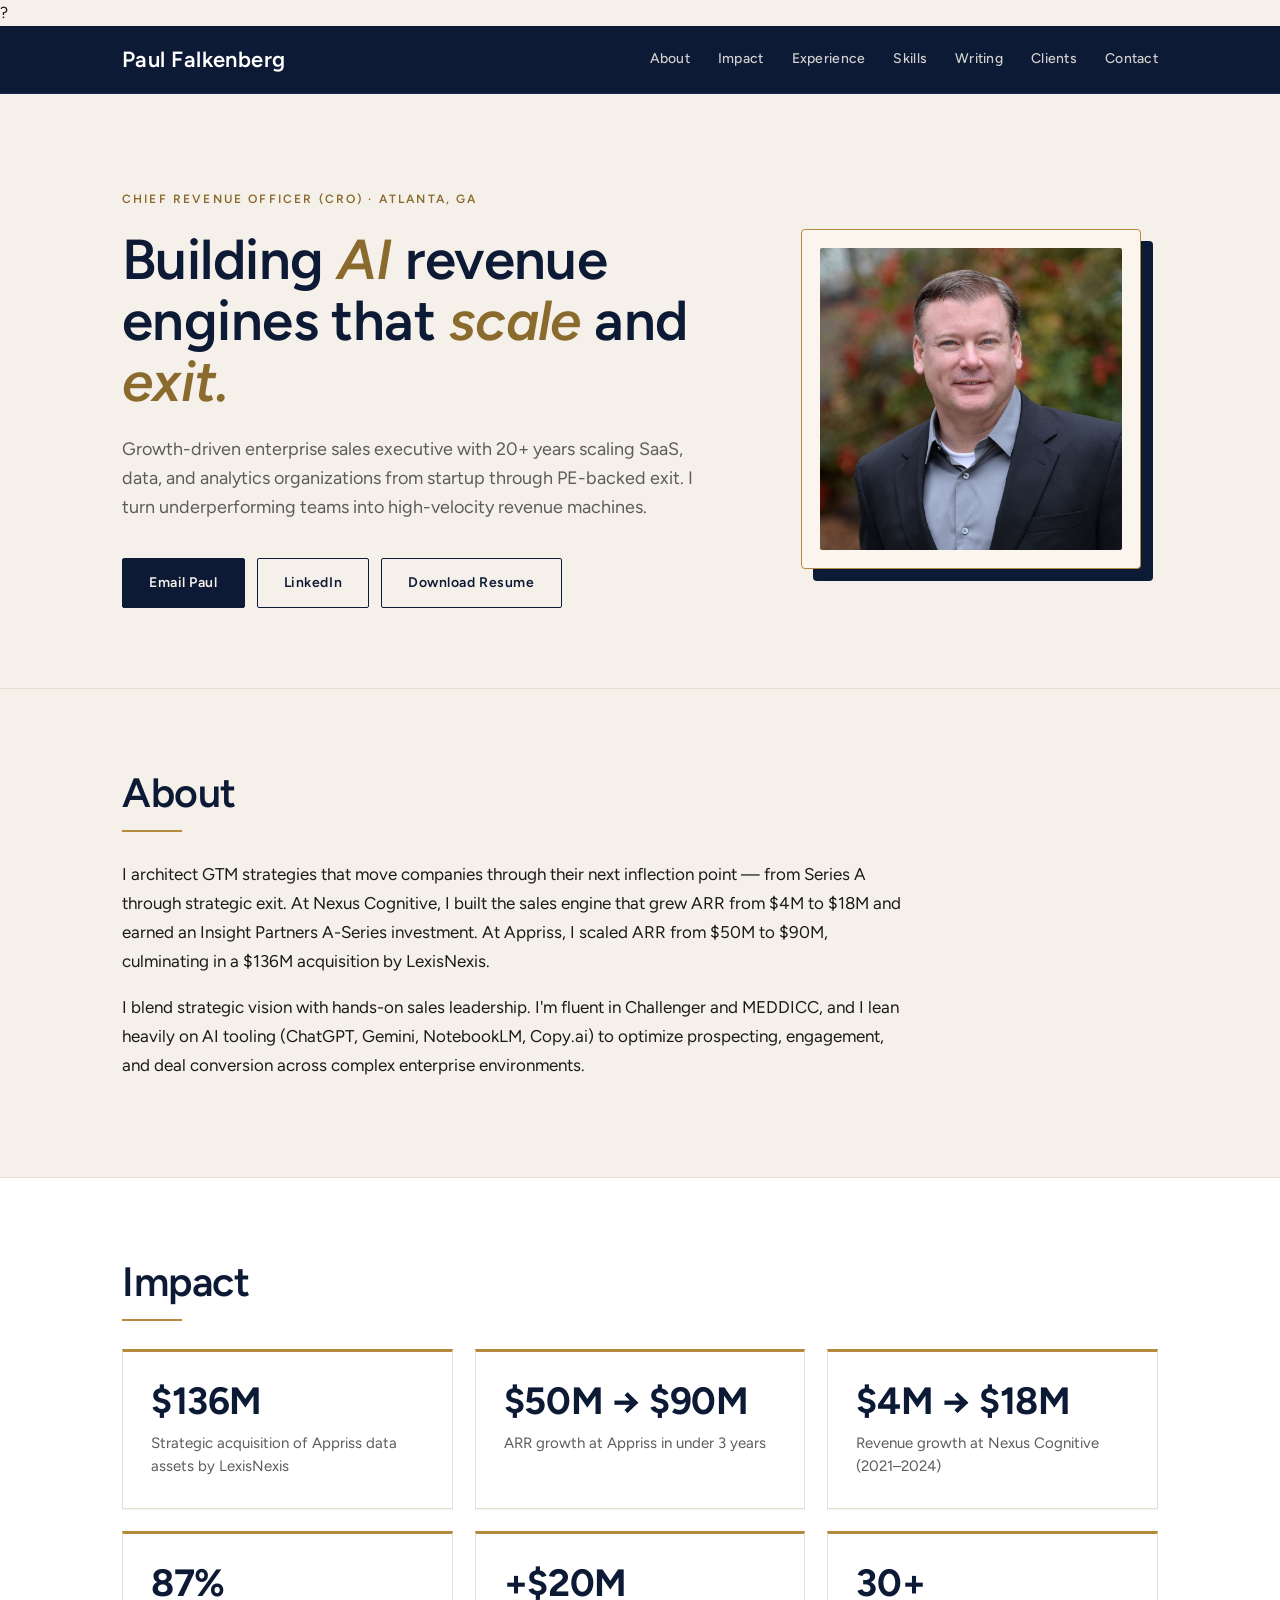
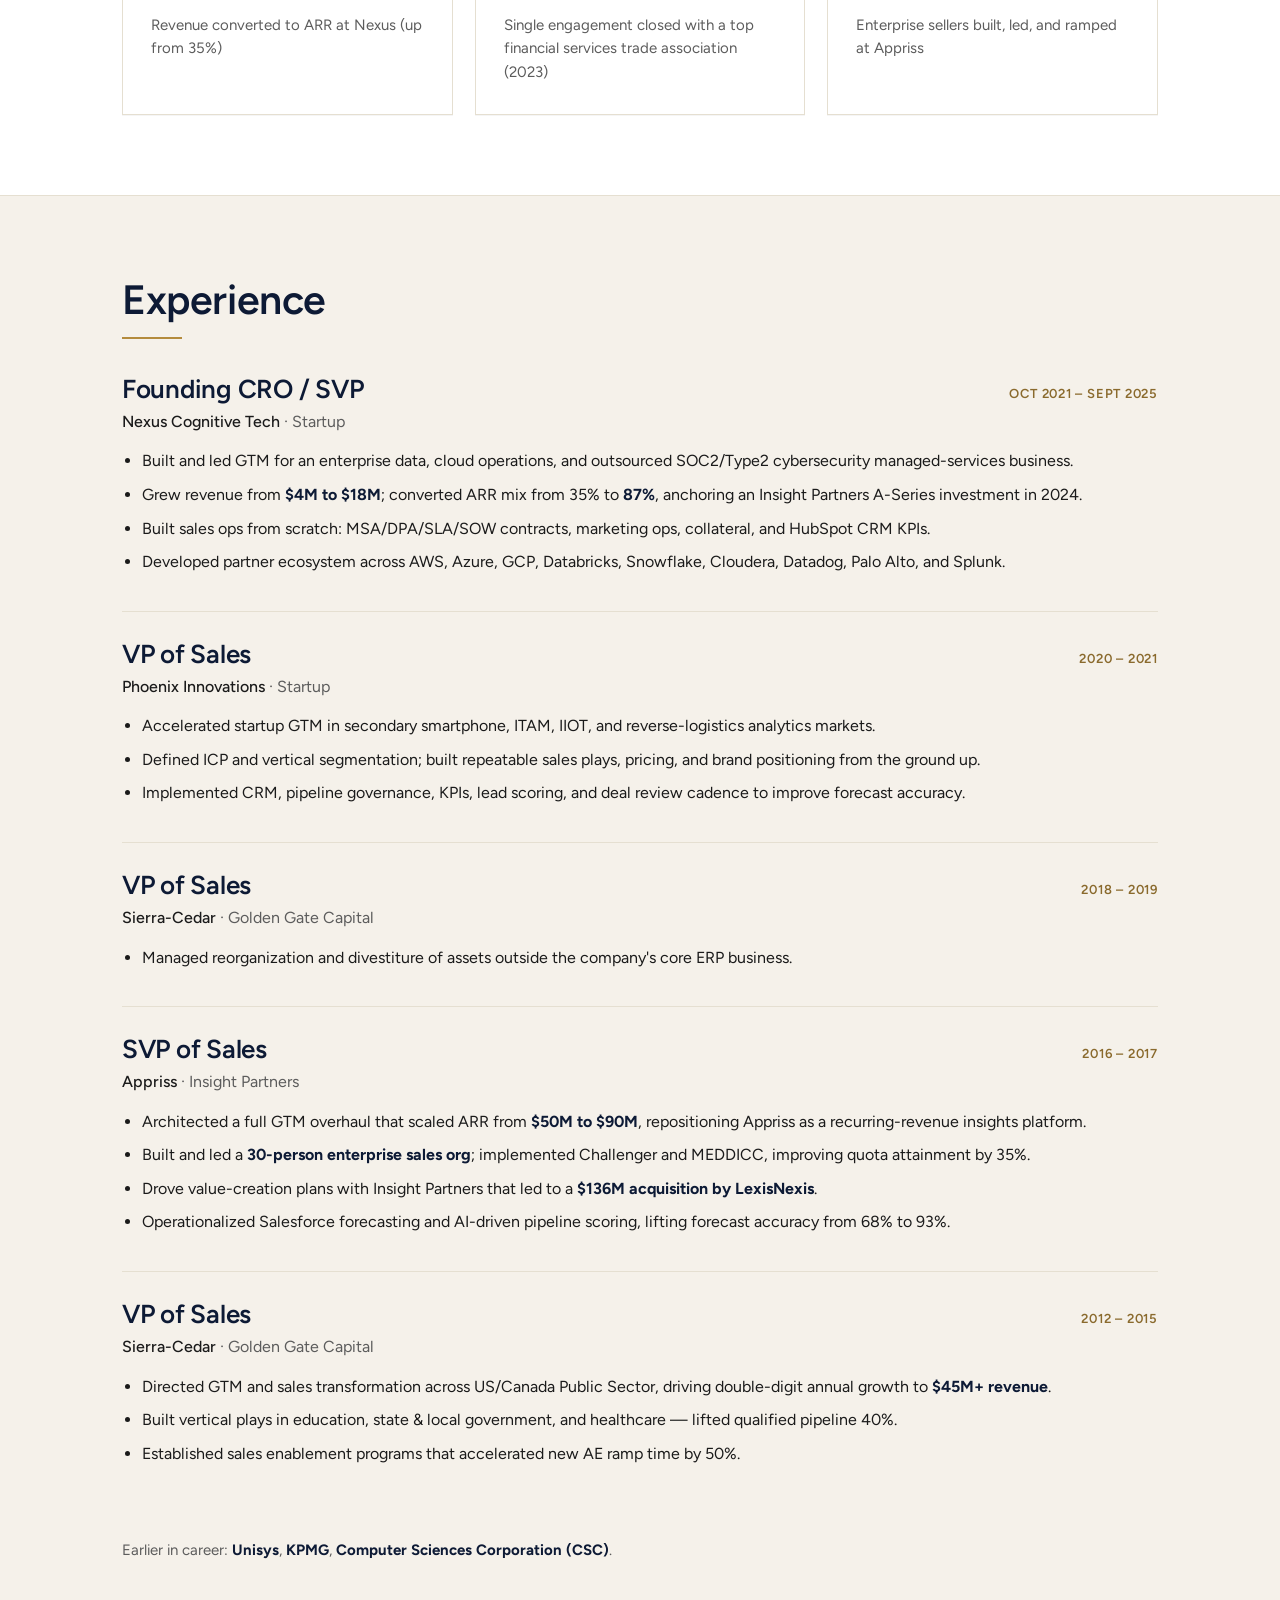
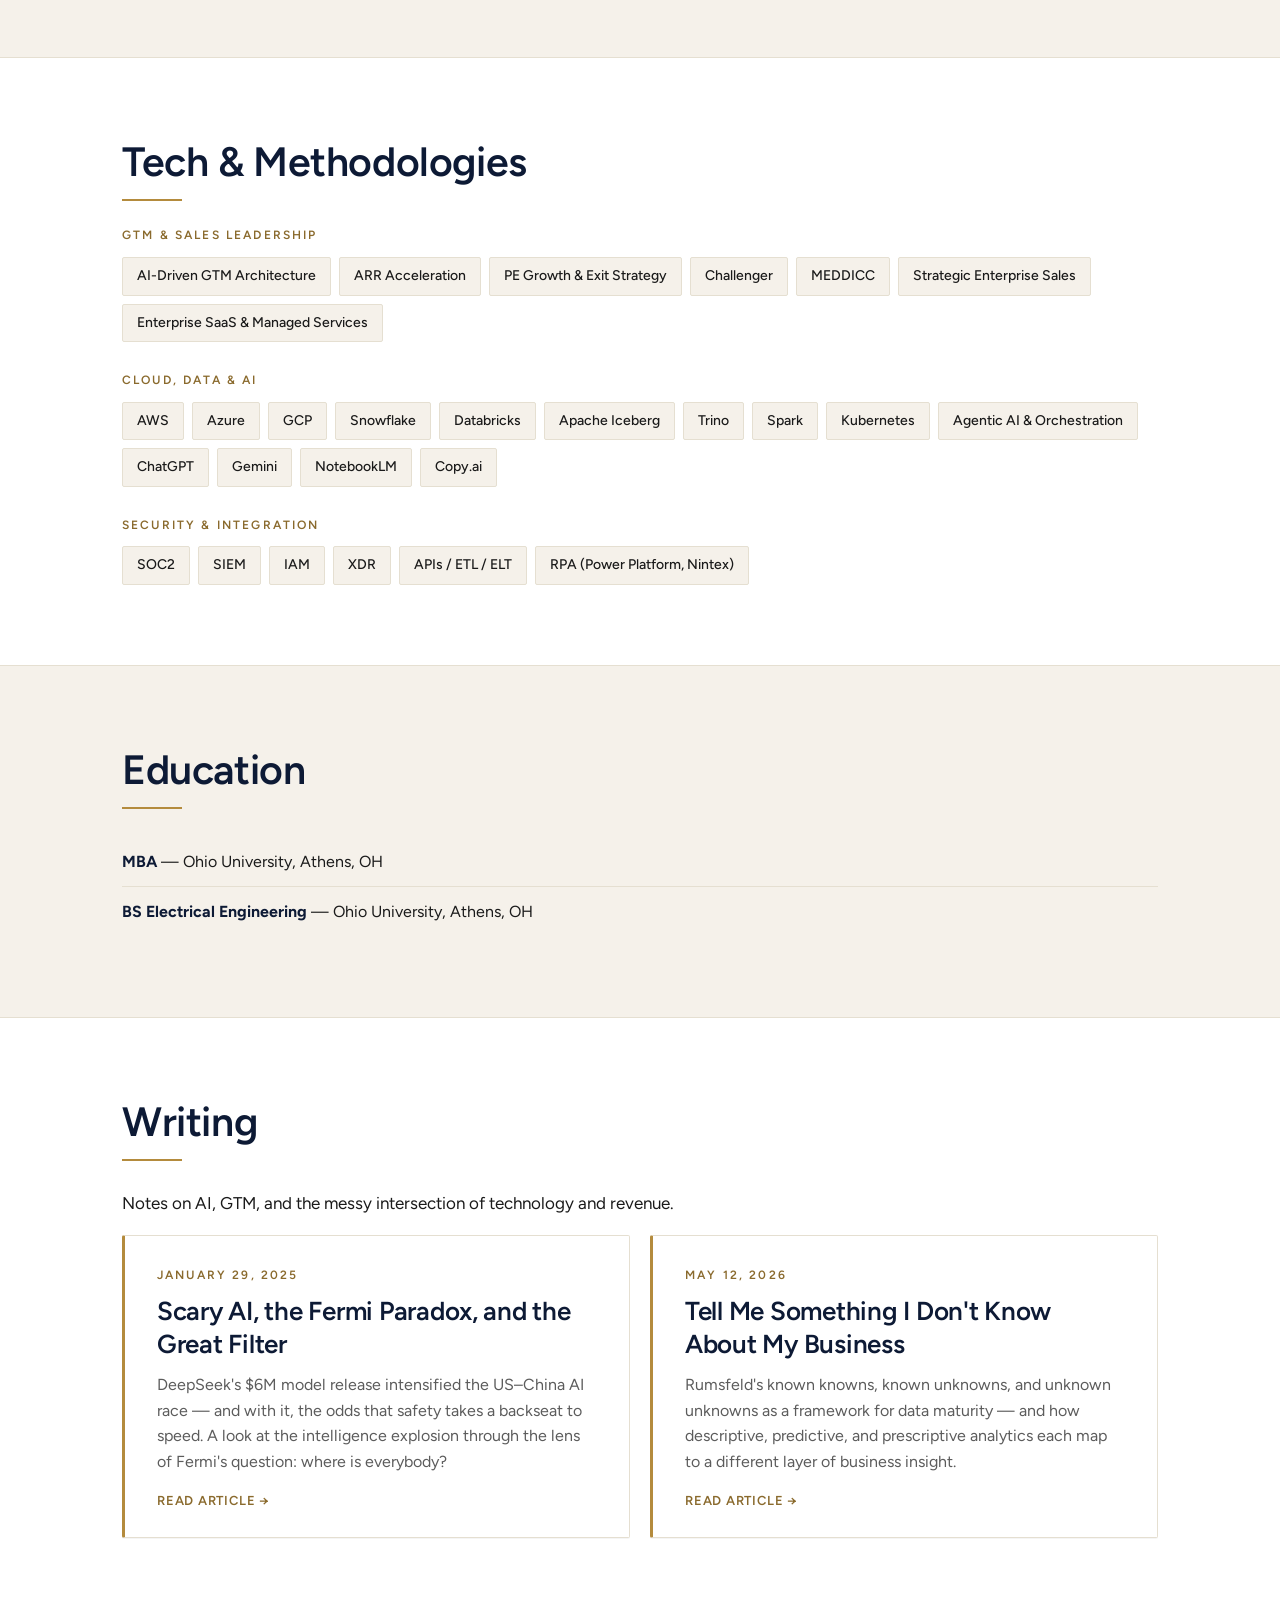
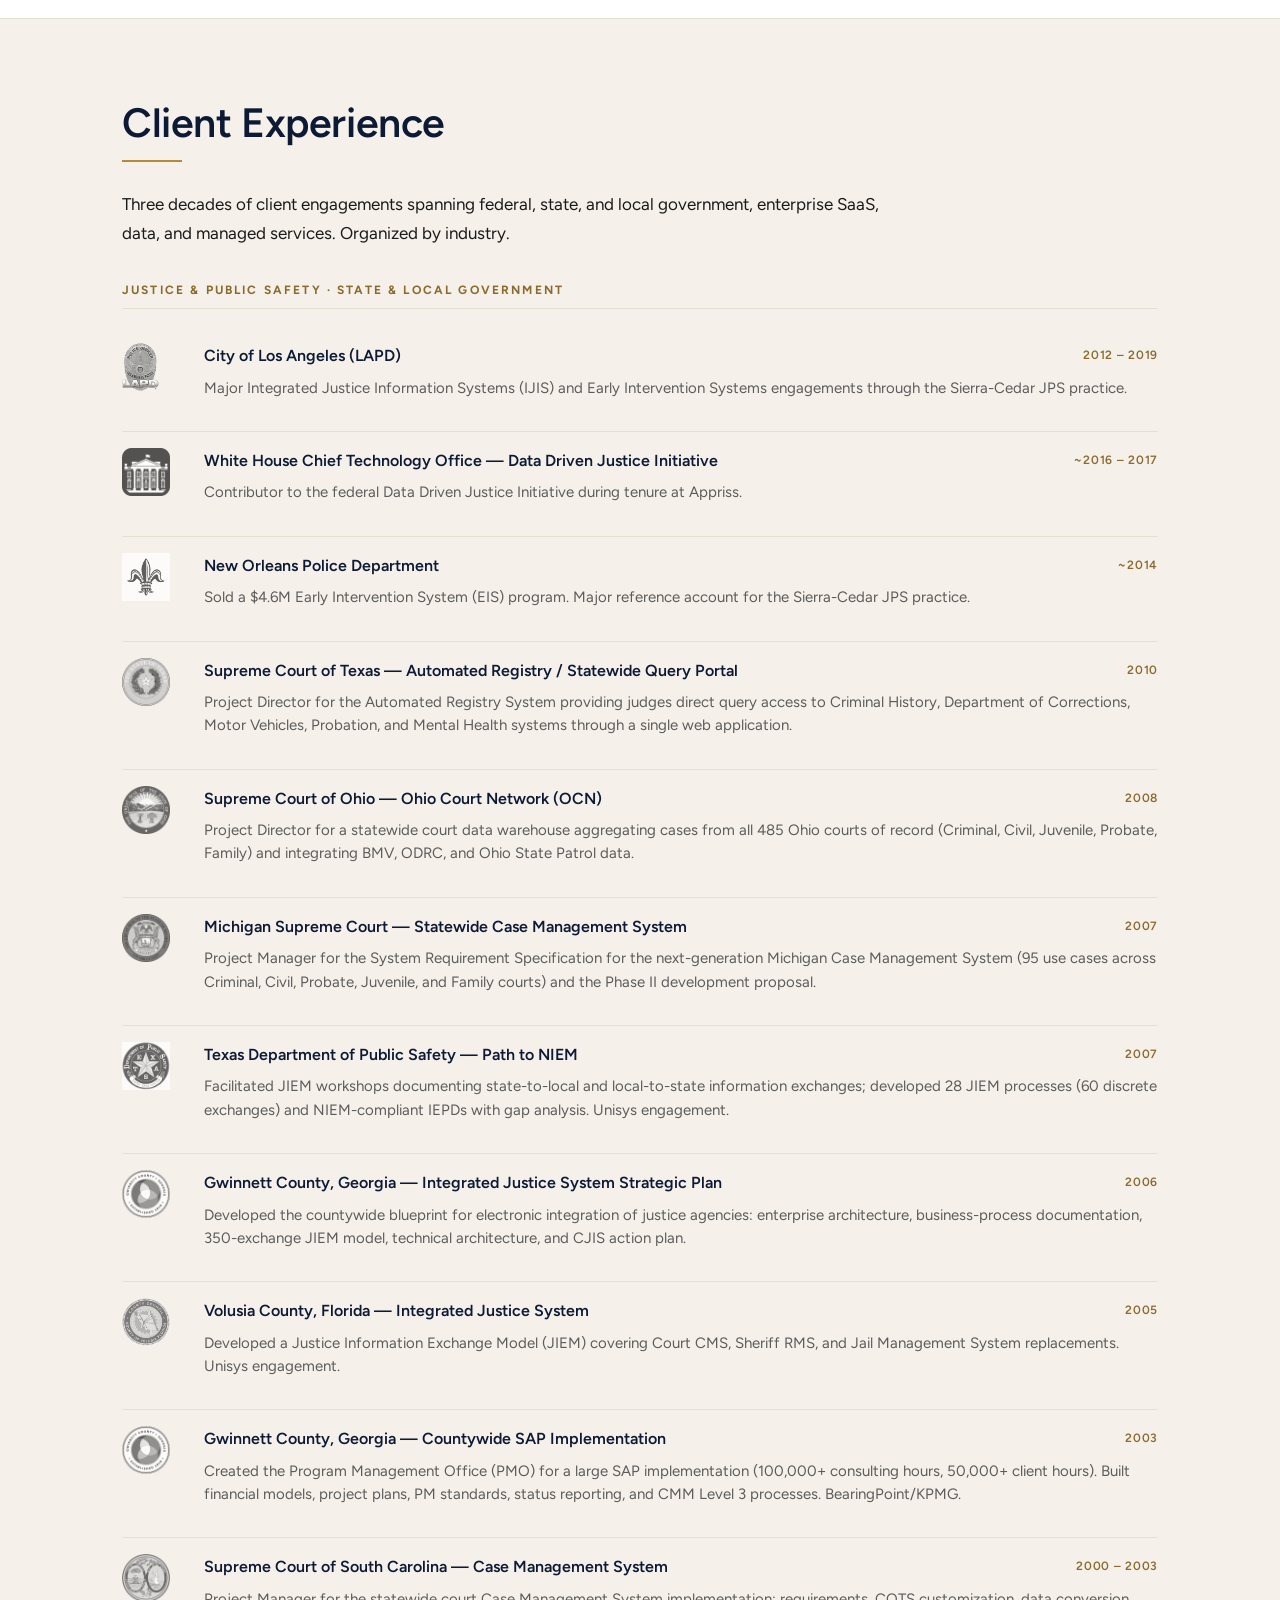
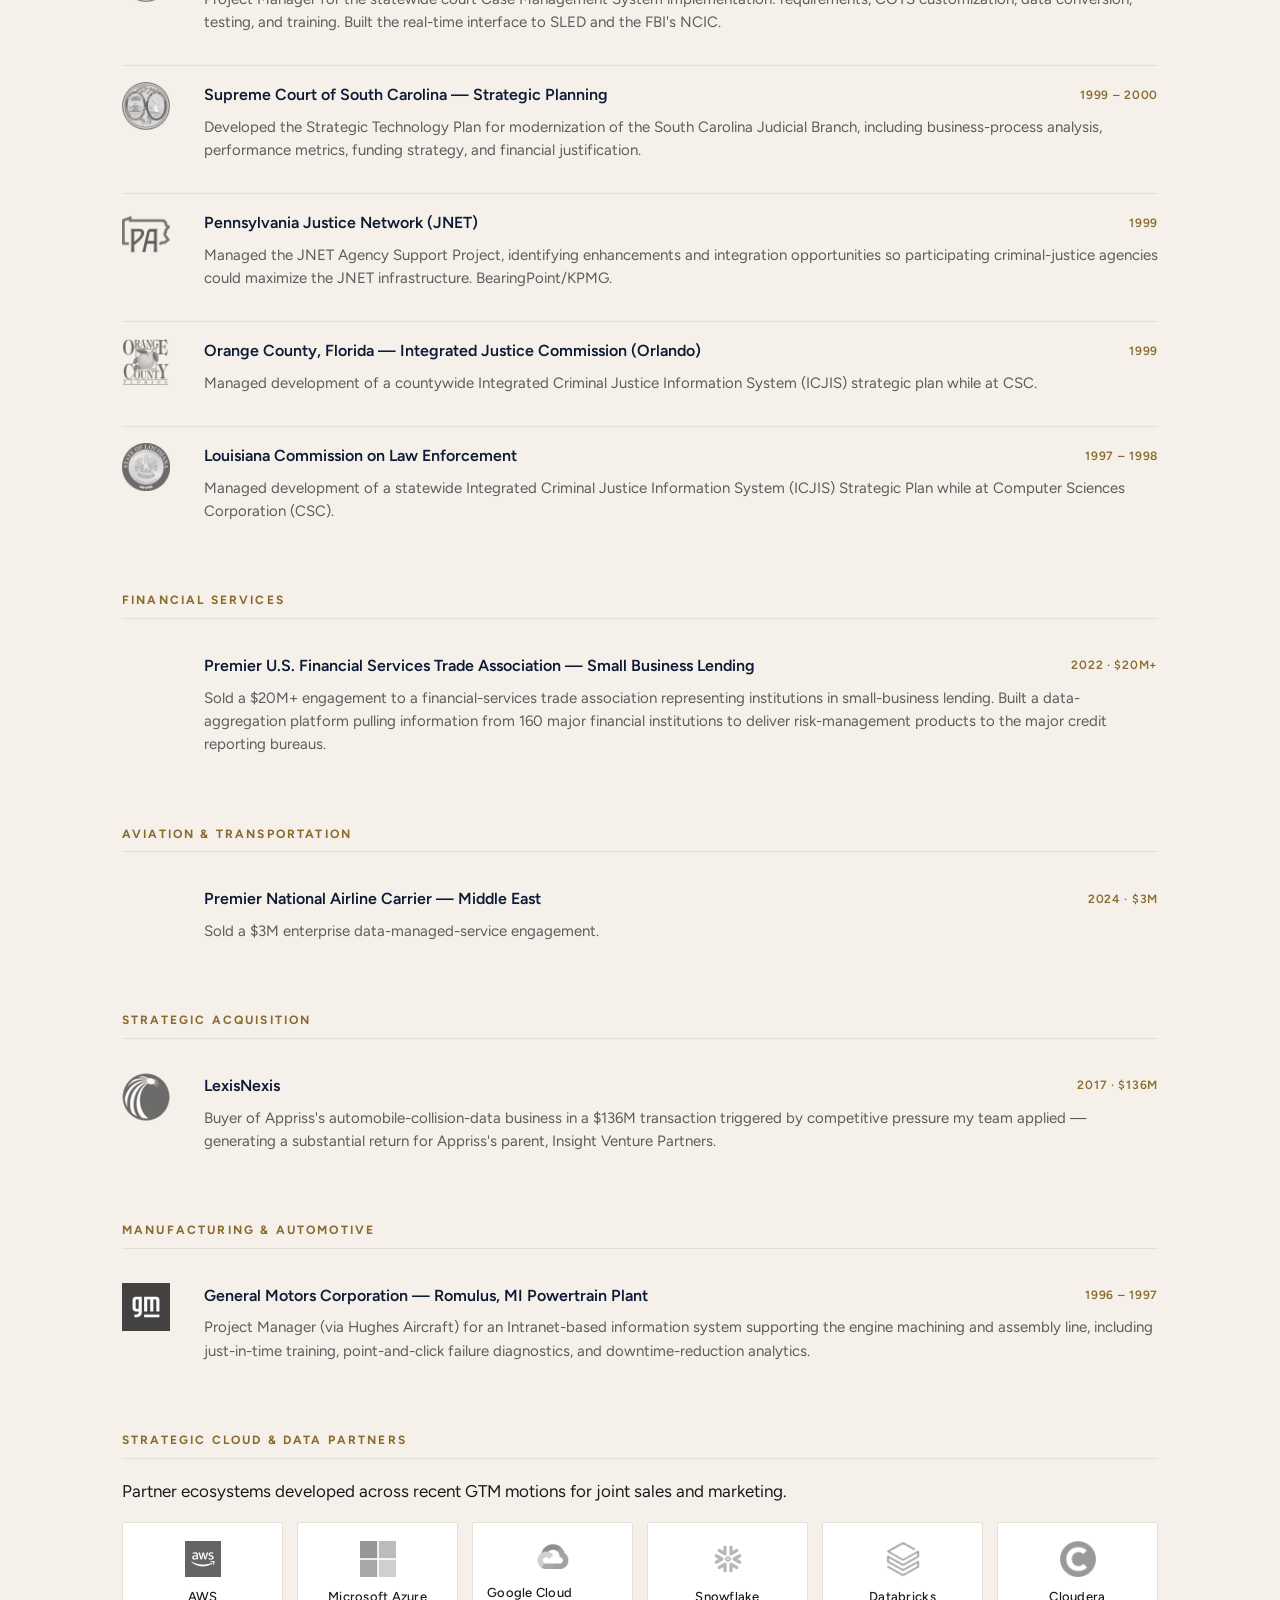
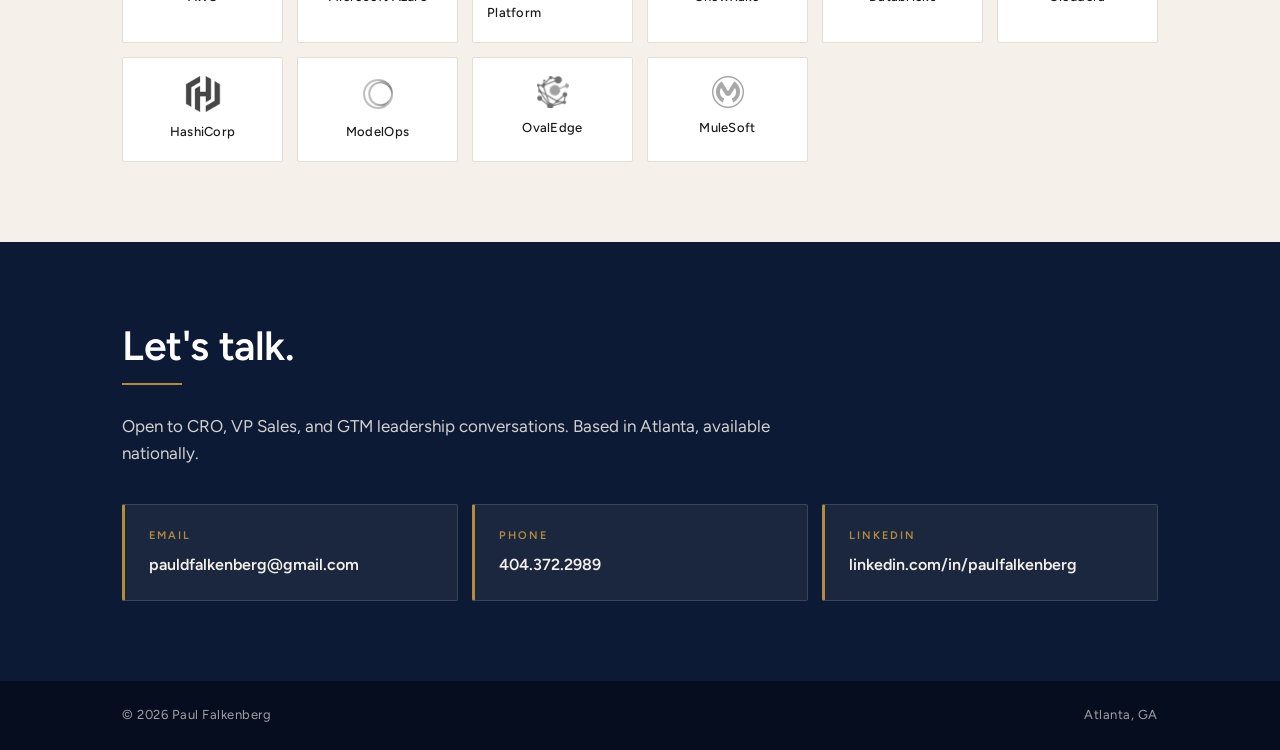
<file: index.html>
?<!DOCTYPE html>
<html lang="en">
<head>
  <meta charset="UTF-8" />
  <meta name="viewport" content="width=device-width, initial-scale=1.0" />
  <meta name="description" content="Paul Falkenberg — CRO and VP of Sales. 20+ years scaling SaaS, data, and analytics organizations from startup through PE-backed exit." />
  <title>Paul Falkenberg — Chief Revenue Officer (CRO)</title>
  <link rel="icon" type="image/jpeg" href="assets/headshot.jpg" />
  <link rel="preconnect" href="https://fonts.googleapis.com" />
  <link rel="preconnect" href="https://fonts.gstatic.com" crossorigin />
  <link href="https://fonts.googleapis.com/css2?family=Figtree:wght@400;500;600;700;800&display=swap" rel="stylesheet" />
  <link rel="stylesheet" href="styles.css" />
</head>
<body>

  <header class="nav">
    <div class="nav-inner">
      <a href="#top" class="nav-logo">Paul Falkenberg</a>
      <nav class="nav-links">
        <a href="#about">About</a>
        <a href="#impact">Impact</a>
        <a href="#experience">Experience</a>
        <a href="#skills">Skills</a>
        <a href="#writing">Writing</a>
        <a href="#clients">Clients</a>
        <a href="#contact">Contact</a>
      </nav>
    </div>
  </header>

  <main id="top">

    <section class="hero">
      <div class="hero-inner">
        <div class="hero-text">
          <p class="hero-eyebrow">Chief Revenue Officer (CRO) · Atlanta, GA</p>
          <h1>Building <em>AI</em> revenue engines that <em>scale</em> and <em>exit.</em></h1>
          <p class="hero-lede">
            Growth-driven enterprise sales executive with 20+ years scaling SaaS, data, and analytics
            organizations from startup through PE-backed exit. I turn underperforming teams into
            high-velocity revenue machines.
          </p>
          <div class="hero-cta">
            <a class="btn btn-primary" href="mailto:pauldfalkenberg@gmail.com">Email Paul</a>
            <a class="btn btn-ghost" href="https://www.linkedin.com/in/paulfalkenberg/" target="_blank" rel="noopener">LinkedIn</a>
            <a class="btn btn-ghost" href="assets/Paul-Falkenberg-Resume.pdf" target="_blank" rel="noopener">Download Resume</a>
          </div>
        </div>
        <div class="hero-photo">
          <img src="assets/headshot.jpg" alt="Portrait of Paul Falkenberg" />
        </div>
      </div>
    </section>

    <section id="about" class="section">
      <div class="container">
        <h2 class="section-title">About</h2>
        <p class="prose">
          I architect GTM strategies that move companies through their next inflection point —
          from Series A through strategic exit. At Nexus Cognitive, I built the sales engine that grew
          ARR from $4M to $18M and earned an Insight Partners A-Series investment.
          At Appriss, I scaled ARR from $50M to $90M, culminating in a $136M acquisition by LexisNexis.
        </p>
        <p class="prose">
          I blend strategic vision with hands-on sales leadership. I'm fluent in Challenger and MEDDICC,
          and I lean heavily on AI tooling (ChatGPT, Gemini, NotebookLM, Copy.ai) to optimize
          prospecting, engagement, and deal conversion across complex enterprise environments.
        </p>
      </div>
    </section>

    <section id="impact" class="section section-alt">
      <div class="container">
        <h2 class="section-title">Impact</h2>
        <div class="metrics">
          <div class="metric">
            <div class="metric-number">$136M</div>
            <div class="metric-label">Strategic acquisition of Appriss data assets by LexisNexis</div>
          </div>
          <div class="metric">
            <div class="metric-number">$50M → $90M</div>
            <div class="metric-label">ARR growth at Appriss in under 3 years</div>
          </div>
          <div class="metric">
            <div class="metric-number">$4M → $18M</div>
            <div class="metric-label">Revenue growth at Nexus Cognitive (2021–2024)</div>
          </div>
          <div class="metric">
            <div class="metric-number">87%</div>
            <div class="metric-label">Revenue converted to ARR at Nexus (up from 35%)</div>
          </div>
          <div class="metric">
            <div class="metric-number">+$20M</div>
            <div class="metric-label">Single engagement closed with a top financial services trade association (2023)</div>
          </div>
          <div class="metric">
            <div class="metric-number">30+</div>
            <div class="metric-label">Enterprise sellers built, led, and ramped at Appriss</div>
          </div>
        </div>
      </div>
    </section>

    <section id="experience" class="section">
      <div class="container">
        <h2 class="section-title">Experience</h2>

        <article class="role">
          <header class="role-head">
            <div>
              <h3 class="role-title">Founding CRO / SVP</h3>
              <p class="role-company">Nexus Cognitive Tech <span class="role-meta">· Startup</span></p>
            </div>
            <p class="role-dates">Oct 2021 – Sept 2025</p>
          </header>
          <ul class="role-points">
            <li>Built and led GTM for an enterprise data, cloud operations, and outsourced SOC2/Type2 cybersecurity managed-services business.</li>
            <li>Grew revenue from <strong>$4M to $18M</strong>; converted ARR mix from 35% to <strong>87%</strong>, anchoring an Insight Partners A-Series investment in 2024.</li>
            <li>Built sales ops from scratch: MSA/DPA/SLA/SOW contracts, marketing ops, collateral, and HubSpot CRM KPIs.</li>
            <li>Developed partner ecosystem across AWS, Azure, GCP, Databricks, Snowflake, Cloudera, Datadog, Palo Alto, and Splunk.</li>
          </ul>
        </article>

        <article class="role">
          <header class="role-head">
            <div>
              <h3 class="role-title">VP of Sales</h3>
              <p class="role-company">Phoenix Innovations <span class="role-meta">· Startup</span></p>
            </div>
            <p class="role-dates">2020 – 2021</p>
          </header>
          <ul class="role-points">
            <li>Accelerated startup GTM in secondary smartphone, ITAM, IIOT, and reverse-logistics analytics markets.</li>
            <li>Defined ICP and vertical segmentation; built repeatable sales plays, pricing, and brand positioning from the ground up.</li>
            <li>Implemented CRM, pipeline governance, KPIs, lead scoring, and deal review cadence to improve forecast accuracy.</li>
          </ul>
        </article>

        <article class="role">
          <header class="role-head">
            <div>
              <h3 class="role-title">VP of Sales</h3>
              <p class="role-company">Sierra-Cedar <span class="role-meta">· Golden Gate Capital</span></p>
            </div>
            <p class="role-dates">2018 – 2019</p>
          </header>
          <ul class="role-points">
            <li>Managed reorganization and divestiture of assets outside the company's core ERP business.</li>
          </ul>
        </article>

        <article class="role">
          <header class="role-head">
            <div>
              <h3 class="role-title">SVP of Sales</h3>
              <p class="role-company">Appriss <span class="role-meta">· Insight Partners</span></p>
            </div>
            <p class="role-dates">2016 – 2017</p>
          </header>
          <ul class="role-points">
            <li>Architected a full GTM overhaul that scaled ARR from <strong>$50M to $90M</strong>, repositioning Appriss as a recurring-revenue insights platform.</li>
            <li>Built and led a <strong>30-person enterprise sales org</strong>; implemented Challenger and MEDDICC, improving quota attainment by 35%.</li>
            <li>Drove value-creation plans with Insight Partners that led to a <strong>$136M acquisition by LexisNexis</strong>.</li>
            <li>Operationalized Salesforce forecasting and AI-driven pipeline scoring, lifting forecast accuracy from 68% to 93%.</li>
          </ul>
        </article>

        <article class="role">
          <header class="role-head">
            <div>
              <h3 class="role-title">VP of Sales</h3>
              <p class="role-company">Sierra-Cedar <span class="role-meta">· Golden Gate Capital</span></p>
            </div>
            <p class="role-dates">2012 – 2015</p>
          </header>
          <ul class="role-points">
            <li>Directed GTM and sales transformation across US/Canada Public Sector, driving double-digit annual growth to <strong>$45M+ revenue</strong>.</li>
            <li>Built vertical plays in education, state &amp; local government, and healthcare — lifted qualified pipeline 40%.</li>
            <li>Established sales enablement programs that accelerated new AE ramp time by 50%.</li>
          </ul>
        </article>

        <p class="role-prior">Earlier in career: <strong>Unisys</strong>, <strong>KPMG</strong>, <strong>Computer Sciences Corporation (CSC)</strong>.</p>
      </div>
    </section>

    <section id="skills" class="section section-alt">
      <div class="container">
        <h2 class="section-title">Tech &amp; Methodologies</h2>
        <div class="tag-group">
          <h3 class="tag-heading">GTM &amp; Sales Leadership</h3>
          <ul class="tags">
            <li>AI-Driven GTM Architecture</li>
            <li>ARR Acceleration</li>
            <li>PE Growth &amp; Exit Strategy</li>
            <li>Challenger</li>
            <li>MEDDICC</li>
            <li>Strategic Enterprise Sales</li>
            <li>Enterprise SaaS &amp; Managed Services</li>
          </ul>
        </div>
        <div class="tag-group">
          <h3 class="tag-heading">Cloud, Data &amp; AI</h3>
          <ul class="tags">
            <li>AWS</li>
            <li>Azure</li>
            <li>GCP</li>
            <li>Snowflake</li>
            <li>Databricks</li>
            <li>Apache Iceberg</li>
            <li>Trino</li>
            <li>Spark</li>
            <li>Kubernetes</li>
            <li>Agentic AI &amp; Orchestration</li>
            <li>ChatGPT</li>
            <li>Gemini</li>
            <li>NotebookLM</li>
            <li>Copy.ai</li>
          </ul>
        </div>
        <div class="tag-group">
          <h3 class="tag-heading">Security &amp; Integration</h3>
          <ul class="tags">
            <li>SOC2</li>
            <li>SIEM</li>
            <li>IAM</li>
            <li>XDR</li>
            <li>APIs / ETL / ELT</li>
            <li>RPA (Power Platform, Nintex)</li>
          </ul>
        </div>
      </div>
    </section>

    <section id="education" class="section">
      <div class="container">
        <h2 class="section-title">Education</h2>
        <ul class="education">
          <li><strong>MBA</strong> — Ohio University, Athens, OH</li>
          <li><strong>BS Electrical Engineering</strong> — Ohio University, Athens, OH</li>
        </ul>
      </div>
    </section>

    <section id="writing" class="section section-alt">
      <div class="container">
        <h2 class="section-title">Writing</h2>
        <p class="prose">Notes on AI, GTM, and the messy intersection of technology and revenue.</p>
        <div class="writing-list">
          <a class="writing-card" href="writing/scary-ai-fermi-paradox.html">
            <p class="writing-date">January 29, 2025</p>
            <h3 class="writing-title">Scary AI, the Fermi Paradox, and the Great Filter</h3>
            <p class="writing-excerpt">
              DeepSeek's $6M model release intensified the US–China AI race &mdash; and with it, the
              odds that safety takes a backseat to speed. A look at the intelligence explosion through
              the lens of Fermi's question: where is everybody?
            </p>
            <span class="writing-cta">Read article &rarr;</span>
          </a>
          <a class="writing-card" href="writing/tell-me-something-i-dont-know.html">
            <p class="writing-date">May 12, 2026</p>
            <h3 class="writing-title">Tell Me Something I Don't Know About My Business</h3>
            <p class="writing-excerpt">
              Rumsfeld's known knowns, known unknowns, and unknown unknowns as a framework for data
              maturity &mdash; and how descriptive, predictive, and prescriptive analytics each map to
              a different layer of business insight.
            </p>
            <span class="writing-cta">Read article &rarr;</span>
          </a>
        </div>
      </div>
    </section>

    <section id="clients" class="section">
      <div class="container">
        <h2 class="section-title">Client Experience</h2>
        <p class="client-intro">
          Three decades of client engagements spanning federal, state, and local government, enterprise SaaS,
          data, and managed services. Organized by industry.
        </p>

        <div class="client-group">
          <h3 class="client-group-heading">Justice & Public Safety · State & Local Government</h3>
          <ul class="client-list">
            <li class="client-item">
              <div class="client-logo-wrap"><img class="client-logo" src="assets/logos/lapd.png" alt="" loading="lazy" /></div>
              <span class="client-name">City of Los Angeles (LAPD)</span>
              <span class="client-meta">2012 – 2019</span>
              <p class="client-desc">Major Integrated Justice Information Systems (IJIS) and Early Intervention Systems engagements through the Sierra-Cedar JPS practice.</p>
            </li>
            <li class="client-item">
              <div class="client-logo-wrap"><img class="client-logo" src="assets/logos/whitehouse.png" alt="" loading="lazy" /></div>
              <span class="client-name">White House Chief Technology Office — Data Driven Justice Initiative</span>
              <span class="client-meta">~2016 – 2017</span>
              <p class="client-desc">Contributor to the federal Data Driven Justice Initiative during tenure at Appriss.</p>
            </li>
            <li class="client-item">
              <div class="client-logo-wrap"><img class="client-logo" src="assets/logos/nopd.png" alt="" loading="lazy" /></div>
              <span class="client-name">New Orleans Police Department</span>
              <span class="client-meta">~2014</span>
              <p class="client-desc">Sold a $4.6M Early Intervention System (EIS) program. Major reference account for the Sierra-Cedar JPS practice.</p>
            </li>
            <li class="client-item">
              <div class="client-logo-wrap"><img class="client-logo" src="assets/logos/sct-texas.png" alt="" loading="lazy" /></div>
              <span class="client-name">Supreme Court of Texas — Automated Registry / Statewide Query Portal</span>
              <span class="client-meta">2010</span>
              <p class="client-desc">Project Director for the Automated Registry System providing judges direct query access to Criminal History, Department of Corrections, Motor Vehicles, Probation, and Mental Health systems through a single web application.</p>
            </li>
            <li class="client-item">
              <div class="client-logo-wrap"><img class="client-logo" src="assets/logos/sct-ohio.png" alt="" loading="lazy" /></div>
              <span class="client-name">Supreme Court of Ohio — Ohio Court Network (OCN)</span>
              <span class="client-meta">2008</span>
              <p class="client-desc">Project Director for a statewide court data warehouse aggregating cases from all 485 Ohio courts of record (Criminal, Civil, Juvenile, Probate, Family) and integrating BMV, ODRC, and Ohio State Patrol data.</p>
            </li>
            <li class="client-item">
              <div class="client-logo-wrap"><img class="client-logo" src="assets/logos/sct-michigan.png" alt="" loading="lazy" /></div>
              <span class="client-name">Michigan Supreme Court — Statewide Case Management System</span>
              <span class="client-meta">2007</span>
              <p class="client-desc">Project Manager for the System Requirement Specification for the next-generation Michigan Case Management System (95 use cases across Criminal, Civil, Probate, Juvenile, and Family courts) and the Phase II development proposal.</p>
            </li>
            <li class="client-item">
              <div class="client-logo-wrap"><img class="client-logo" src="assets/logos/tx-dps.png" alt="" loading="lazy" /></div>
              <span class="client-name">Texas Department of Public Safety — Path to NIEM</span>
              <span class="client-meta">2007</span>
              <p class="client-desc">Facilitated JIEM workshops documenting state-to-local and local-to-state information exchanges; developed 28 JIEM processes (60 discrete exchanges) and NIEM-compliant IEPDs with gap analysis. Unisys engagement.</p>
            </li>
            <li class="client-item">
              <div class="client-logo-wrap"><img class="client-logo" src="assets/logos/gwinnett.png" alt="" loading="lazy" /></div>
              <span class="client-name">Gwinnett County, Georgia — Integrated Justice System Strategic Plan</span>
              <span class="client-meta">2006</span>
              <p class="client-desc">Developed the countywide blueprint for electronic integration of justice agencies: enterprise architecture, business-process documentation, 350-exchange JIEM model, technical architecture, and CJIS action plan.</p>
            </li>
            <li class="client-item">
              <div class="client-logo-wrap"><img class="client-logo" src="assets/logos/volusia.png" alt="" loading="lazy" /></div>
              <span class="client-name">Volusia County, Florida — Integrated Justice System</span>
              <span class="client-meta">2005</span>
              <p class="client-desc">Developed a Justice Information Exchange Model (JIEM) covering Court CMS, Sheriff RMS, and Jail Management System replacements. Unisys engagement.</p>
            </li>
            <li class="client-item">
              <div class="client-logo-wrap"><img class="client-logo" src="assets/logos/gwinnett.png" alt="" loading="lazy" /></div>
              <span class="client-name">Gwinnett County, Georgia — Countywide SAP Implementation</span>
              <span class="client-meta">2003</span>
              <p class="client-desc">Created the Program Management Office (PMO) for a large SAP implementation (100,000+ consulting hours, 50,000+ client hours). Built financial models, project plans, PM standards, status reporting, and CMM Level 3 processes. BearingPoint/KPMG.</p>
            </li>
            <li class="client-item">
              <div class="client-logo-wrap"><img class="client-logo" src="assets/logos/sct-southcarolina.png" alt="" loading="lazy" /></div>
              <span class="client-name">Supreme Court of South Carolina — Case Management System</span>
              <span class="client-meta">2000 – 2003</span>
              <p class="client-desc">Project Manager for the statewide court Case Management System implementation: requirements, COTS customization, data conversion, testing, and training. Built the real-time interface to SLED and the FBI's NCIC.</p>
            </li>
            <li class="client-item">
              <div class="client-logo-wrap"><img class="client-logo" src="assets/logos/sct-southcarolina.png" alt="" loading="lazy" /></div>
              <span class="client-name">Supreme Court of South Carolina — Strategic Planning</span>
              <span class="client-meta">1999 – 2000</span>
              <p class="client-desc">Developed the Strategic Technology Plan for modernization of the South Carolina Judicial Branch, including business-process analysis, performance metrics, funding strategy, and financial justification.</p>
            </li>
            <li class="client-item">
              <div class="client-logo-wrap"><img class="client-logo" src="assets/logos/pa-jnet.png" alt="" loading="lazy" /></div>
              <span class="client-name">Pennsylvania Justice Network (JNET)</span>
              <span class="client-meta">1999</span>
              <p class="client-desc">Managed the JNET Agency Support Project, identifying enhancements and integration opportunities so participating criminal-justice agencies could maximize the JNET infrastructure. BearingPoint/KPMG.</p>
            </li>
            <li class="client-item">
              <div class="client-logo-wrap"><img class="client-logo" src="assets/logos/orange-fl.png" alt="" loading="lazy" /></div>
              <span class="client-name">Orange County, Florida — Integrated Justice Commission (Orlando)</span>
              <span class="client-meta">1999</span>
              <p class="client-desc">Managed development of a countywide Integrated Criminal Justice Information System (ICJIS) strategic plan while at CSC.</p>
            </li>
            <li class="client-item">
              <div class="client-logo-wrap"><img class="client-logo" src="assets/logos/la-lcle.png" alt="" loading="lazy" /></div>
              <span class="client-name">Louisiana Commission on Law Enforcement</span>
              <span class="client-meta">1997 – 1998</span>
              <p class="client-desc">Managed development of a statewide Integrated Criminal Justice Information System (ICJIS) Strategic Plan while at Computer Sciences Corporation (CSC).</p>
            </li>
          </ul>
        </div>

        <div class="client-group">
          <h3 class="client-group-heading">Financial Services</h3>
          <ul class="client-list">
            <li class="client-item">
              <div class="client-logo-wrap" aria-hidden="true"></div>
              <span class="client-name">Premier U.S. Financial Services Trade Association — Small Business Lending</span>
              <span class="client-meta">2022 · $20M+</span>
              <p class="client-desc">Sold a $20M+ engagement to a financial-services trade association representing institutions in small-business lending. Built a data-aggregation platform pulling information from 160 major financial institutions to deliver risk-management products to the major credit reporting bureaus.</p>
            </li>
          </ul>
        </div>

        <div class="client-group">
          <h3 class="client-group-heading">Aviation & Transportation</h3>
          <ul class="client-list">
            <li class="client-item">
              <div class="client-logo-wrap" aria-hidden="true"></div>
              <span class="client-name">Premier National Airline Carrier — Middle East</span>
              <span class="client-meta">2024 · $3M</span>
              <p class="client-desc">Sold a $3M enterprise data-managed-service engagement.</p>
            </li>
          </ul>
        </div>

        <div class="client-group">
          <h3 class="client-group-heading">Strategic Acquisition</h3>
          <ul class="client-list">
            <li class="client-item">
              <div class="client-logo-wrap"><img class="client-logo" src="assets/logos/lexisnexis.png" alt="" loading="lazy" /></div>
              <span class="client-name">LexisNexis</span>
              <span class="client-meta">2017 · $136M</span>
              <p class="client-desc">Buyer of Appriss's automobile-collision-data business in a $136M transaction triggered by competitive pressure my team applied — generating a substantial return for Appriss's parent, Insight Venture Partners.</p>
            </li>
          </ul>
        </div>

        <div class="client-group">
          <h3 class="client-group-heading">Manufacturing & Automotive</h3>
          <ul class="client-list">
            <li class="client-item">
              <div class="client-logo-wrap"><img class="client-logo" src="assets/logos/gm.png" alt="" loading="lazy" /></div>
              <span class="client-name">General Motors Corporation — Romulus, MI Powertrain Plant</span>
              <span class="client-meta">1996 – 1997</span>
              <p class="client-desc">Project Manager (via Hughes Aircraft) for an Intranet-based information system supporting the engine machining and assembly line, including just-in-time training, point-and-click failure diagnostics, and downtime-reduction analytics.</p>
            </li>
          </ul>
        </div>

        <div class="client-group">
          <h3 class="client-group-heading">Strategic Cloud & Data Partners</h3>
          <p class="client-intro" style="margin-bottom:16px;">Partner ecosystems developed across recent GTM motions for joint sales and marketing.</p>
          <ul class="partner-grid">
            <li><img src="assets/logos/aws.png" alt="" loading="lazy" /><span>AWS</span></li>
            <li><img src="assets/logos/azure.png" alt="" loading="lazy" /><span>Microsoft Azure</span></li>
            <li><img src="assets/logos/gcp.png" alt="" loading="lazy" /><span>Google Cloud Platform</span></li>
            <li><img src="assets/logos/snowflake.png" alt="" loading="lazy" /><span>Snowflake</span></li>
            <li><img src="assets/logos/databricks.png" alt="" loading="lazy" /><span>Databricks</span></li>
            <li><img src="assets/logos/cloudera.png" alt="" loading="lazy" /><span>Cloudera</span></li>
            <li><img src="assets/logos/hashicorp.png" alt="" loading="lazy" /><span>HashiCorp</span></li>
            <li><img src="assets/logos/modelop.png" alt="" loading="lazy" /><span>ModelOps</span></li>
            <li><img src="assets/logos/ovaledge.png" alt="" loading="lazy" /><span>OvalEdge</span></li>
            <li><img src="assets/logos/mulesoft.png" alt="" loading="lazy" /><span>MuleSoft</span></li>
          </ul>
        </div>
      </div>
    </section>

    <section id="contact" class="section section-dark">
      <div class="container contact-inner">
        <h2 class="section-title section-title-light">Let's talk.</h2>
        <p class="contact-lede">
          Open to CRO, VP Sales, and GTM leadership conversations. Based in Atlanta, available nationally.
        </p>
        <div class="contact-grid">
          <a class="contact-card" href="mailto:pauldfalkenberg@gmail.com">
            <span class="contact-label">Email</span>
            <span class="contact-value">pauldfalkenberg@gmail.com</span>
          </a>
          <a class="contact-card" href="tel:+14043722989">
            <span class="contact-label">Phone</span>
            <span class="contact-value">404.372.2989</span>
          </a>
          <a class="contact-card" href="https://www.linkedin.com/in/paulfalkenberg/" target="_blank" rel="noopener">
            <span class="contact-label">LinkedIn</span>
            <span class="contact-value">linkedin.com/in/paulfalkenberg</span>
          </a>
        </div>
      </div>
    </section>

  </main>

  <footer class="footer">
    <div class="container footer-inner">
      <p>&copy; <span id="year"></span> Paul Falkenberg</p>
      <p class="footer-meta">Atlanta, GA</p>
    </div>
  </footer>

  <script>
    document.getElementById('year').textContent = new Date().getFullYear();
  </script>
</body>
</html>
</file>
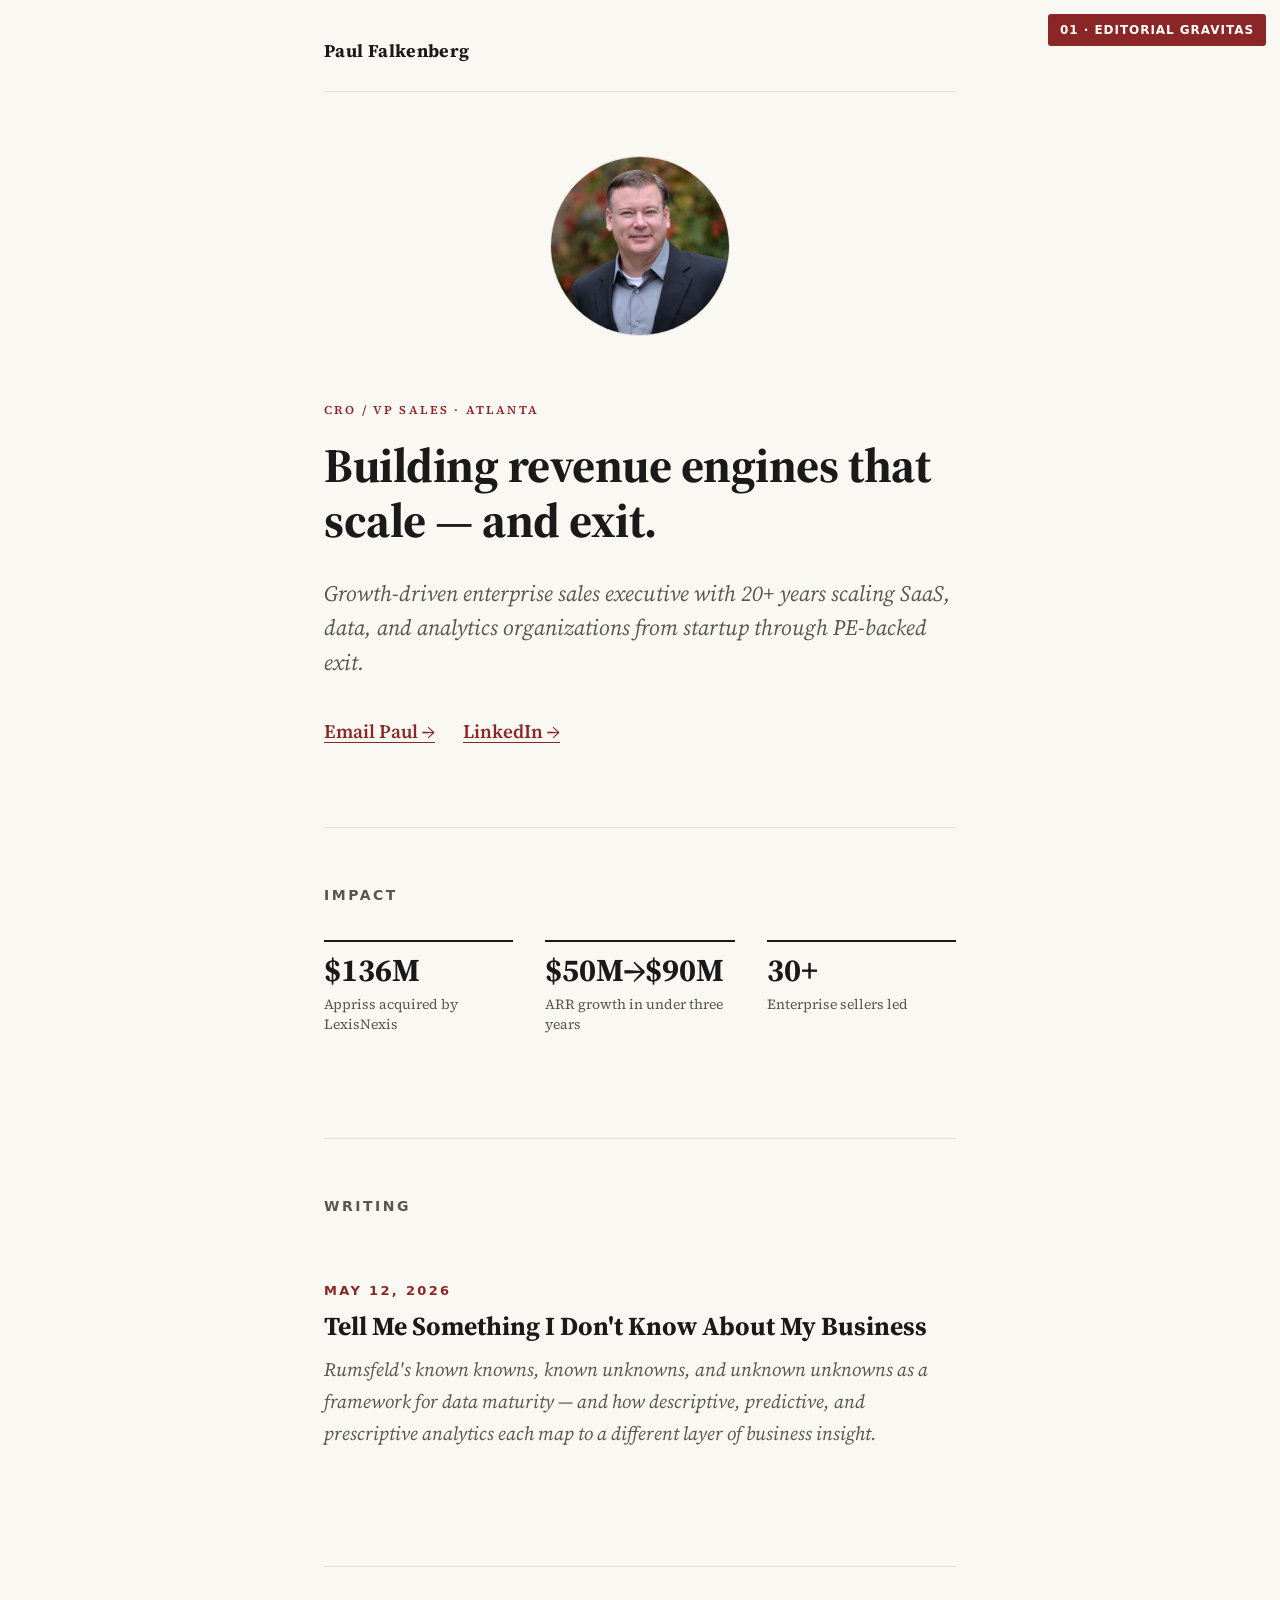
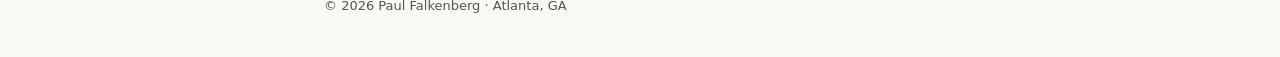
<file: mockups/01-editorial-gravitas.html>
<!DOCTYPE html>
<html lang="en">
<head>
<meta charset="UTF-8" />
<meta name="viewport" content="width=device-width, initial-scale=1.0" />
<title>01 · Editorial Gravitas — Paul Falkenberg</title>
<link rel="preconnect" href="https://fonts.googleapis.com" />
<link rel="preconnect" href="https://fonts.gstatic.com" crossorigin />
<link href="https://fonts.googleapis.com/css2?family=Source+Serif+4:ital,wght@0,400;0,600;0,700;1,400&display=swap" rel="stylesheet" />
<style>
  :root { --ink: #1a1a1a; --muted: #595550; --cream: #faf8f3; --accent: #8b2626; --line: #e5dfd3; }
  * { box-sizing: border-box; }
  body { margin: 0; background: var(--cream); color: var(--ink); font-family: "Source Serif 4", Georgia, serif; line-height: 1.7; font-size: 19px; }
  .style-tag { position: fixed; top: 14px; right: 14px; background: var(--accent); color: white; padding: 6px 12px; border-radius: 3px; font-size: 12px; font-weight: 600; letter-spacing: 0.08em; text-transform: uppercase; z-index: 99; font-family: system-ui, sans-serif; }
  .wrap { max-width: 680px; margin: 0 auto; padding: 0 24px; }
  .top { padding: 36px 0 24px; border-bottom: 1px solid var(--line); }
  .logo { font-weight: 700; font-size: 18px; letter-spacing: 0.02em; }
  .eyebrow { text-transform: uppercase; letter-spacing: 0.18em; font-size: 12px; font-weight: 600; color: var(--accent); margin-top: 64px; margin-bottom: 18px; }
  h1 { font-family: inherit; font-weight: 700; font-size: 48px; line-height: 1.15; letter-spacing: -0.01em; margin: 0 0 28px; }
  .lede { font-size: 22px; color: var(--muted); line-height: 1.55; font-style: italic; margin: 0 0 36px; }
  .cta a { color: var(--accent); text-decoration: underline; text-underline-offset: 4px; text-decoration-thickness: 1px; margin-right: 28px; font-weight: 600; }
  .portrait { display: block; margin: 64px auto 0; width: 180px; height: 180px; border-radius: 50%; object-fit: cover; border: 1px solid var(--line); }
  .rule { border-top: 1px solid var(--line); margin: 80px 0 56px; }
  h2 { font-size: 14px; text-transform: uppercase; letter-spacing: 0.18em; color: var(--muted); font-weight: 600; margin: 0 0 32px; font-family: system-ui, sans-serif; }
  .impact-row { display: grid; grid-template-columns: 1fr 1fr 1fr; gap: 32px; padding-bottom: 24px; }
  .impact-row > div { border-top: 2px solid var(--ink); padding-top: 12px; }
  .impact-num { font-size: 32px; font-weight: 700; line-height: 1; color: var(--ink); }
  .impact-lbl { font-size: 14px; color: var(--muted); margin-top: 8px; line-height: 1.45; }
  .writing { padding: 16px 0; }
  .writing-date { color: var(--accent); font-size: 13px; text-transform: uppercase; letter-spacing: 0.18em; font-weight: 600; margin-bottom: 8px; font-family: system-ui, sans-serif; }
  .writing-title { font-size: 26px; font-weight: 700; margin: 0 0 10px; line-height: 1.25; }
  .writing-excerpt { color: var(--muted); margin: 0; font-style: italic; }
  footer { margin-top: 100px; padding: 28px 0 40px; border-top: 1px solid var(--line); color: var(--muted); font-size: 13px; font-family: system-ui, sans-serif; }
</style>
</head>
<body>
<div class="style-tag">01 · Editorial Gravitas</div>
<div class="wrap">
  <div class="top"><div class="logo">Paul Falkenberg</div></div>
  <img class="portrait" src="../assets/headshot.jpg" alt="Paul Falkenberg" />
  <p class="eyebrow">CRO / VP Sales · Atlanta</p>
  <h1>Building revenue engines that scale &mdash; and exit.</h1>
  <p class="lede">Growth-driven enterprise sales executive with 20+ years scaling SaaS, data, and analytics organizations from startup through PE-backed exit.</p>
  <p class="cta"><a href="#">Email Paul &rarr;</a><a href="#">LinkedIn &rarr;</a></p>
  <div class="rule"></div>
  <h2>Impact</h2>
  <div class="impact-row">
    <div><div class="impact-num">$136M</div><div class="impact-lbl">Appriss acquired by LexisNexis</div></div>
    <div><div class="impact-num">$50M&rarr;$90M</div><div class="impact-lbl">ARR growth in under three years</div></div>
    <div><div class="impact-num">30+</div><div class="impact-lbl">Enterprise sellers led</div></div>
  </div>
  <div class="rule"></div>
  <h2>Writing</h2>
  <div class="writing">
    <p class="writing-date">May 12, 2026</p>
    <h3 class="writing-title">Tell Me Something I Don't Know About My Business</h3>
    <p class="writing-excerpt">Rumsfeld's known knowns, known unknowns, and unknown unknowns as a framework for data maturity &mdash; and how descriptive, predictive, and prescriptive analytics each map to a different layer of business insight.</p>
  </div>
  <footer>&copy; 2026 Paul Falkenberg · Atlanta, GA</footer>
</div>
</body>
</html>
</file>
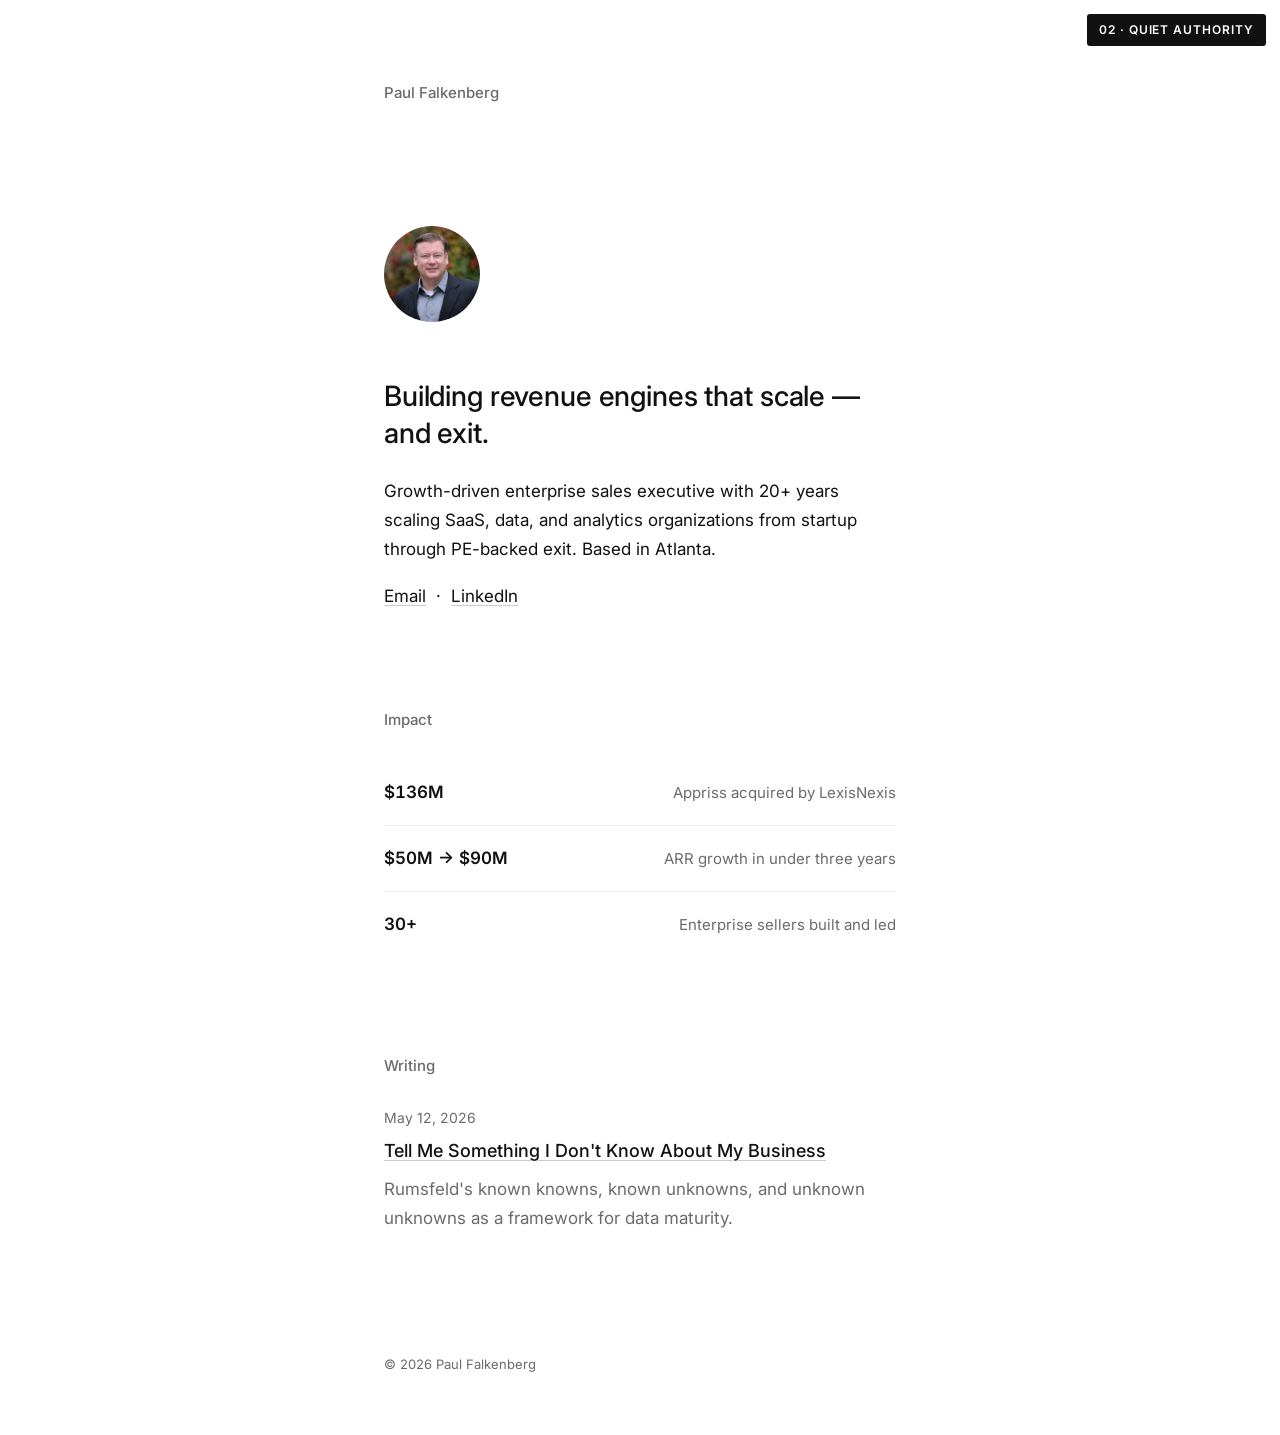
<file: mockups/02-quiet-authority.html>
<!DOCTYPE html>
<html lang="en">
<head>
<meta charset="UTF-8" />
<meta name="viewport" content="width=device-width, initial-scale=1.0" />
<title>02 · Quiet Authority — Paul Falkenberg</title>
<link rel="preconnect" href="https://fonts.googleapis.com" />
<link rel="preconnect" href="https://fonts.gstatic.com" crossorigin />
<link href="https://fonts.googleapis.com/css2?family=Inter:wght@400;500;600&display=swap" rel="stylesheet" />
<style>
  :root { --ink: #111; --muted: #6b6b6b; --line: #eeeeee; }
  * { box-sizing: border-box; }
  body { margin: 0; background: #ffffff; color: var(--ink); font-family: "Inter", -apple-system, system-ui, sans-serif; line-height: 1.7; font-size: 17px; -webkit-font-smoothing: antialiased; }
  .style-tag { position: fixed; top: 14px; right: 14px; background: #111; color: #fff; padding: 6px 12px; border-radius: 3px; font-size: 12px; font-weight: 600; letter-spacing: 0.08em; text-transform: uppercase; z-index: 99; }
  .wrap { max-width: 560px; margin: 0 auto; padding: 80px 24px 60px; }
  .logo { font-weight: 500; color: var(--muted); font-size: 15px; margin-bottom: 120px; }
  h1 { font-family: inherit; font-weight: 500; font-size: 28px; line-height: 1.35; letter-spacing: -0.005em; margin: 0 0 24px; color: var(--ink); }
  p { color: var(--ink); margin: 0 0 18px; }
  .muted { color: var(--muted); }
  a { color: var(--ink); text-decoration: underline; text-underline-offset: 3px; text-decoration-color: #ccc; }
  a:hover { text-decoration-color: var(--ink); }
  .portrait { width: 96px; height: 96px; border-radius: 50%; object-fit: cover; margin-bottom: 56px; display: block; }
  section { margin-top: 96px; }
  h2 { font-family: inherit; font-weight: 500; font-size: 15px; color: var(--muted); margin: 0 0 28px; text-transform: none; letter-spacing: 0; }
  .impact-list { list-style: none; padding: 0; margin: 0; }
  .impact-list li { padding: 18px 0; border-bottom: 1px solid var(--line); display: flex; justify-content: space-between; align-items: baseline; gap: 24px; }
  .impact-list li:last-child { border-bottom: none; }
  .impact-list .num { font-weight: 600; color: var(--ink); white-space: nowrap; font-variant-numeric: tabular-nums; }
  .impact-list .lbl { color: var(--muted); text-align: right; font-size: 15px; }
  .writing-item p { margin: 0; }
  .writing-item .meta { font-size: 14px; color: var(--muted); margin-bottom: 6px; }
  .writing-item h3 { font-family: inherit; font-weight: 500; font-size: 18px; margin: 0 0 8px; }
  footer { margin-top: 120px; font-size: 13px; color: var(--muted); }
</style>
</head>
<body>
<div class="style-tag">02 · Quiet Authority</div>
<div class="wrap">
  <div class="logo">Paul Falkenberg</div>
  <img class="portrait" src="../assets/headshot.jpg" alt="Paul Falkenberg" />
  <h1>Building revenue engines that scale — and exit.</h1>
  <p>Growth-driven enterprise sales executive with 20+ years scaling SaaS, data, and analytics organizations from startup through PE-backed exit. Based in Atlanta.</p>
  <p><a href="#">Email</a> &nbsp;·&nbsp; <a href="#">LinkedIn</a></p>

  <section>
    <h2>Impact</h2>
    <ul class="impact-list">
      <li><span class="num">$136M</span><span class="lbl">Appriss acquired by LexisNexis</span></li>
      <li><span class="num">$50M → $90M</span><span class="lbl">ARR growth in under three years</span></li>
      <li><span class="num">30+</span><span class="lbl">Enterprise sellers built and led</span></li>
    </ul>
  </section>

  <section>
    <h2>Writing</h2>
    <div class="writing-item">
      <p class="meta">May 12, 2026</p>
      <h3><a href="#">Tell Me Something I Don't Know About My Business</a></h3>
      <p class="muted">Rumsfeld's known knowns, known unknowns, and unknown unknowns as a framework for data maturity.</p>
    </div>
  </section>

  <footer>© 2026 Paul Falkenberg</footer>
</div>
</body>
</html>
</file>
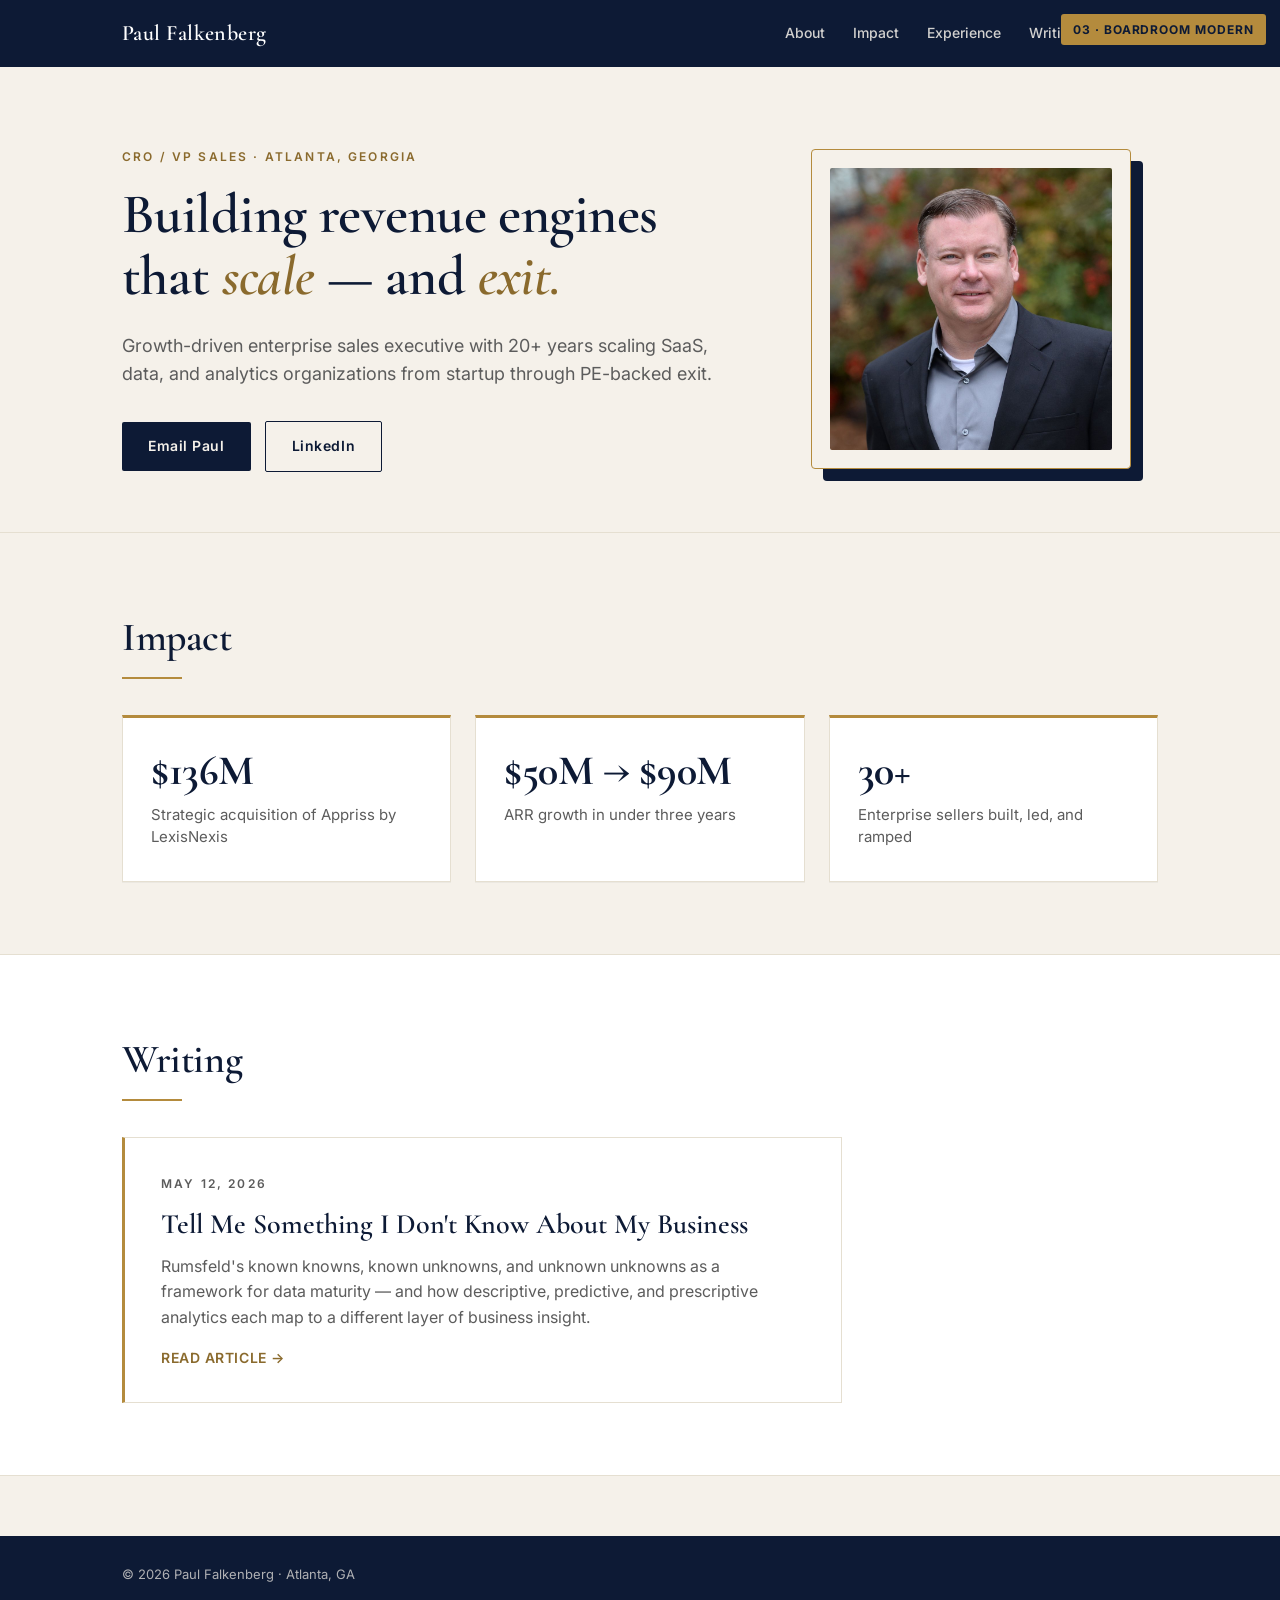
<file: mockups/03-boardroom-modern.html>
<!DOCTYPE html>
<html lang="en">
<head>
<meta charset="UTF-8" />
<meta name="viewport" content="width=device-width, initial-scale=1.0" />
<title>03 · Boardroom Modern — Paul Falkenberg</title>
<link rel="preconnect" href="https://fonts.googleapis.com" />
<link rel="preconnect" href="https://fonts.gstatic.com" crossorigin />
<link href="https://fonts.googleapis.com/css2?family=Cormorant+Garamond:wght@500;600;700&family=Inter:wght@400;500;600;700&display=swap" rel="stylesheet" />
<style>
  :root { --navy: #0d1a35; --navy-soft: #1a2b4f; --cream: #f5f1ea; --gold: #b48b3d; --gold-dark: #8a6a2d; --ink: #1a1a1a; --muted: #5c5c5c; --line: #e5dfd1; }
  * { box-sizing: border-box; }
  body { margin: 0; background: var(--cream); color: var(--ink); font-family: "Inter", sans-serif; line-height: 1.6; font-size: 16px; -webkit-font-smoothing: antialiased; }
  .style-tag { position: fixed; top: 14px; right: 14px; background: var(--gold); color: var(--navy); padding: 6px 12px; border-radius: 3px; font-size: 12px; font-weight: 700; letter-spacing: 0.08em; text-transform: uppercase; z-index: 99; }
  .nav { background: var(--navy); padding: 16px 0; }
  .nav-inner { max-width: 1100px; margin: 0 auto; padding: 0 32px; display: flex; justify-content: space-between; align-items: center; }
  .nav-logo { font-family: "Cormorant Garamond", serif; color: #fff; font-size: 22px; font-weight: 600; letter-spacing: 0.02em; }
  .nav-links { display: flex; gap: 28px; }
  .nav-links a { color: var(--cream); text-decoration: none; font-size: 14px; font-weight: 500; opacity: 0.85; }
  .nav-links a:hover { color: var(--gold); opacity: 1; }
  .hero { padding: 80px 0 60px; border-bottom: 1px solid var(--line); }
  .hero-inner { max-width: 1100px; margin: 0 auto; padding: 0 32px; display: grid; grid-template-columns: 1.6fr 1fr; gap: 64px; align-items: center; }
  .hero-eyebrow { color: var(--gold-dark); text-transform: uppercase; letter-spacing: 0.18em; font-size: 12px; font-weight: 600; margin: 0 0 18px; }
  .hero h1 { font-family: "Cormorant Garamond", serif; font-weight: 600; font-size: 56px; line-height: 1.1; color: var(--navy); letter-spacing: -0.01em; margin: 0 0 24px; }
  .hero h1 em { color: var(--gold-dark); font-style: italic; }
  .lede { font-size: 18px; color: var(--muted); max-width: 56ch; margin: 0 0 32px; }
  .btn { display: inline-block; padding: 13px 26px; font-weight: 600; font-size: 14px; text-decoration: none; letter-spacing: 0.04em; margin-right: 10px; border-radius: 2px; transition: all 0.2s; }
  .btn-primary { background: var(--navy); color: var(--cream); }
  .btn-primary:hover { background: var(--gold-dark); }
  .btn-ghost { background: transparent; color: var(--navy); border: 1px solid var(--navy); }
  .btn-ghost:hover { background: var(--navy); color: var(--cream); }
  .portrait-frame { position: relative; padding: 18px; background: var(--cream); border: 1px solid var(--gold); border-radius: 4px; box-shadow: 12px 12px 0 var(--navy); max-width: 320px; margin: 0 auto; }
  .portrait-frame img { width: 100%; aspect-ratio: 1/1; object-fit: cover; border-radius: 2px; display: block; }
  section { padding: 72px 0; }
  .container { max-width: 1100px; margin: 0 auto; padding: 0 32px; }
  h2 { font-family: "Cormorant Garamond", serif; font-weight: 600; font-size: 40px; color: var(--navy); margin: 0 0 8px; letter-spacing: -0.01em; }
  .section-rule { width: 60px; height: 2px; background: var(--gold); margin-bottom: 36px; }
  .metrics { display: grid; grid-template-columns: repeat(3, 1fr); gap: 24px; }
  .metric { background: #fff; padding: 32px 28px; border: 1px solid var(--line); border-top: 3px solid var(--gold); box-shadow: 0 1px 0 rgba(0,0,0,0.04); }
  .metric-num { font-family: "Cormorant Garamond", serif; font-size: 42px; font-weight: 700; color: var(--navy); letter-spacing: -0.01em; line-height: 1; margin-bottom: 12px; }
  .metric-lbl { color: var(--muted); font-size: 15px; line-height: 1.5; }
  .writing-card { background: #fff; padding: 36px 36px 32px; border: 1px solid var(--line); border-left: 3px solid var(--gold); max-width: 720px; }
  .writing-date { color: var(--gold-dark); text-transform: uppercase; letter-spacing: 0.18em; font-size: 12px; font-weight: 600; margin: 0 0 12px; }
  .writing-card h3 { font-family: "Cormorant Garamond", serif; font-weight: 600; font-size: 28px; color: var(--navy); margin: 0 0 12px; line-height: 1.25; }
  .writing-card p { color: var(--muted); margin: 0 0 14px; }
  .writing-cta { color: var(--gold-dark); font-weight: 600; font-size: 14px; letter-spacing: 0.04em; text-transform: uppercase; }
  footer { background: var(--navy); color: rgba(245,241,234,0.7); padding: 28px 0; margin-top: 60px; font-size: 13px; }
</style>
</head>
<body>
<div class="style-tag">03 · Boardroom Modern</div>
<header class="nav">
  <div class="nav-inner">
    <div class="nav-logo">Paul Falkenberg</div>
    <nav class="nav-links">
      <a href="#">About</a><a href="#">Impact</a><a href="#">Experience</a><a href="#">Writing</a><a href="#">Contact</a>
    </nav>
  </div>
</header>
<section class="hero">
  <div class="hero-inner">
    <div>
      <p class="hero-eyebrow">CRO / VP Sales · Atlanta, Georgia</p>
      <h1>Building revenue engines that <em>scale</em> &mdash; and <em>exit.</em></h1>
      <p class="lede">Growth-driven enterprise sales executive with 20+ years scaling SaaS, data, and analytics organizations from startup through PE-backed exit.</p>
      <a class="btn btn-primary" href="#">Email Paul</a>
      <a class="btn btn-ghost" href="#">LinkedIn</a>
    </div>
    <div class="portrait-frame"><img src="../assets/headshot.jpg" alt="Paul Falkenberg" /></div>
  </div>
</section>
<section>
  <div class="container">
    <h2>Impact</h2><div class="section-rule"></div>
    <div class="metrics">
      <div class="metric"><div class="metric-num">$136M</div><div class="metric-lbl">Strategic acquisition of Appriss by LexisNexis</div></div>
      <div class="metric"><div class="metric-num">$50M → $90M</div><div class="metric-lbl">ARR growth in under three years</div></div>
      <div class="metric"><div class="metric-num">30+</div><div class="metric-lbl">Enterprise sellers built, led, and ramped</div></div>
    </div>
  </div>
</section>
<section style="background:#fff; border-top:1px solid var(--line); border-bottom:1px solid var(--line);">
  <div class="container">
    <h2>Writing</h2><div class="section-rule"></div>
    <a href="#" style="text-decoration:none;" class="writing-card-link">
      <div class="writing-card">
        <p class="writing-date">May 12, 2026</p>
        <h3>Tell Me Something I Don't Know About My Business</h3>
        <p>Rumsfeld's known knowns, known unknowns, and unknown unknowns as a framework for data maturity &mdash; and how descriptive, predictive, and prescriptive analytics each map to a different layer of business insight.</p>
        <span class="writing-cta">Read article &rarr;</span>
      </div>
    </a>
  </div>
</section>
<footer><div class="container">&copy; 2026 Paul Falkenberg · Atlanta, GA</div></footer>
</body>
</html>
</file>
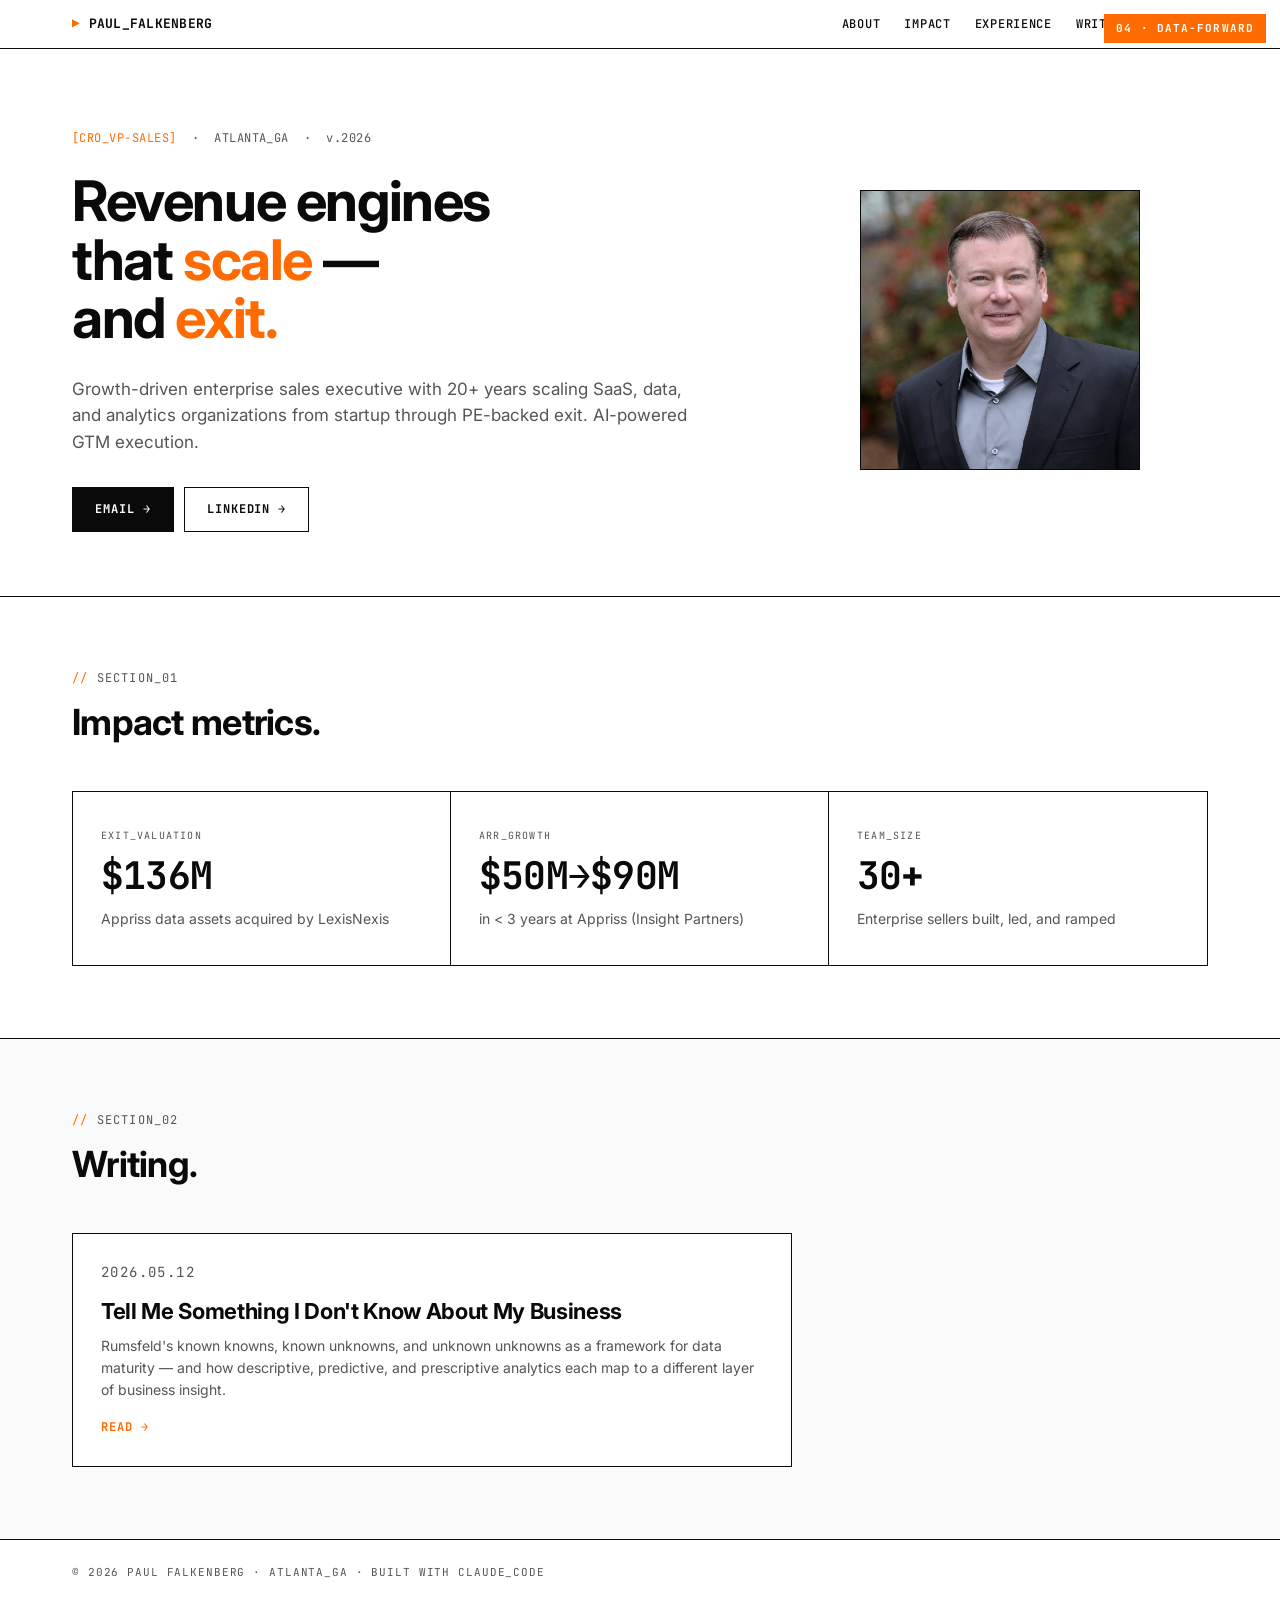
<file: mockups/04-data-forward.html>
<!DOCTYPE html>
<html lang="en">
<head>
<meta charset="UTF-8" />
<meta name="viewport" content="width=device-width, initial-scale=1.0" />
<title>04 · Data-Forward — Paul Falkenberg</title>
<link rel="preconnect" href="https://fonts.googleapis.com" />
<link rel="preconnect" href="https://fonts.gstatic.com" crossorigin />
<link href="https://fonts.googleapis.com/css2?family=Inter:wght@400;500;600;700&family=JetBrains+Mono:wght@500;700&display=swap" rel="stylesheet" />
<style>
  :root { --ink: #0a0a0a; --muted: #555; --line: #e5e5e5; --accent: #ff6b00; --accent-soft: #fff4ec; --bg: #ffffff; }
  * { box-sizing: border-box; }
  body { margin: 0; background: var(--bg); color: var(--ink); font-family: "Inter", sans-serif; line-height: 1.55; font-size: 15px; -webkit-font-smoothing: antialiased; }
  .style-tag { position: fixed; top: 14px; right: 14px; background: var(--accent); color: #fff; padding: 6px 12px; border-radius: 0; font-size: 11px; font-weight: 700; letter-spacing: 0.1em; text-transform: uppercase; z-index: 99; font-family: "JetBrains Mono", monospace; }
  .nav { border-bottom: 1px solid var(--ink); padding: 14px 0; background: #fff; position: sticky; top: 0; z-index: 50; }
  .nav-inner { max-width: 1200px; margin: 0 auto; padding: 0 32px; display: flex; justify-content: space-between; align-items: center; }
  .nav-logo { font-family: "JetBrains Mono", monospace; font-size: 13px; font-weight: 700; letter-spacing: 0.02em; }
  .nav-logo::before { content: "▶ "; color: var(--accent); }
  .nav-links { display: flex; gap: 24px; font-family: "JetBrains Mono", monospace; font-size: 12px; font-weight: 500; }
  .nav-links a { color: var(--ink); text-decoration: none; text-transform: uppercase; letter-spacing: 0.06em; }
  .nav-links a:hover { color: var(--accent); }
  .hero { padding: 80px 0 64px; border-bottom: 1px solid var(--ink); }
  .hero-inner { max-width: 1200px; margin: 0 auto; padding: 0 32px; display: grid; grid-template-columns: 1.6fr 1fr; gap: 56px; align-items: center; }
  .hero-meta { font-family: "JetBrains Mono", monospace; font-size: 12px; color: var(--muted); margin: 0 0 24px; letter-spacing: 0.04em; }
  .hero-meta .tag { color: var(--accent); }
  .hero h1 { font-family: inherit; font-weight: 700; font-size: 56px; line-height: 1.05; letter-spacing: -0.025em; margin: 0 0 28px; color: var(--ink); }
  .hero h1 .accent { color: var(--accent); }
  .lede { font-size: 17px; color: var(--muted); max-width: 56ch; margin: 0 0 32px; }
  .btn { display: inline-flex; align-items: center; padding: 12px 22px; font-family: "JetBrains Mono", monospace; font-weight: 700; font-size: 12px; letter-spacing: 0.08em; text-transform: uppercase; text-decoration: none; margin-right: 10px; border: 1px solid var(--ink); transition: all 0.15s; }
  .btn-primary { background: var(--ink); color: #fff; }
  .btn-primary:hover { background: var(--accent); border-color: var(--accent); }
  .btn-ghost { background: transparent; color: var(--ink); }
  .btn-ghost:hover { background: var(--ink); color: #fff; }
  .portrait { width: 100%; max-width: 280px; aspect-ratio: 1/1; object-fit: cover; border: 1px solid var(--ink); display: block; margin: 0 auto; filter: grayscale(0.15); }
  section { padding: 72px 0; }
  .container { max-width: 1200px; margin: 0 auto; padding: 0 32px; }
  .section-head { font-family: "JetBrains Mono", monospace; font-size: 12px; color: var(--muted); text-transform: uppercase; letter-spacing: 0.1em; margin: 0 0 8px; }
  .section-head::before { content: "// "; color: var(--accent); }
  h2 { font-family: inherit; font-weight: 700; font-size: 36px; letter-spacing: -0.02em; margin: 0 0 40px; color: var(--ink); }
  .metrics { display: grid; grid-template-columns: repeat(3, 1fr); border: 1px solid var(--ink); }
  .metric { padding: 36px 28px; border-right: 1px solid var(--ink); background: #fff; }
  .metric:last-child { border-right: none; }
  .metric:hover { background: var(--accent-soft); }
  .metric-tag { font-family: "JetBrains Mono", monospace; font-size: 10px; color: var(--muted); text-transform: uppercase; letter-spacing: 0.12em; margin-bottom: 12px; }
  .metric-num { font-family: "JetBrains Mono", monospace; font-size: 38px; font-weight: 700; color: var(--ink); letter-spacing: -0.02em; line-height: 1; margin-bottom: 14px; }
  .metric-lbl { color: var(--muted); font-size: 14px; line-height: 1.5; }
  .writing-card { display: block; padding: 28px; border: 1px solid var(--ink); background: #fff; text-decoration: none; color: inherit; max-width: 720px; transition: all 0.15s; }
  .writing-card:hover { background: var(--accent-soft); border-color: var(--accent); }
  .writing-date { font-family: "JetBrains Mono", monospace; font-size: 11px; color: var(--accent); text-transform: uppercase; letter-spacing: 0.1em; margin: 0 0 10px; }
  .writing-card h3 { font-family: inherit; font-weight: 700; font-size: 22px; letter-spacing: -0.015em; margin: 0 0 10px; line-height: 1.25; }
  .writing-card p { color: var(--muted); margin: 0 0 14px; font-size: 14px; }
  .writing-cta { font-family: "JetBrains Mono", monospace; font-size: 12px; font-weight: 700; color: var(--accent); text-transform: uppercase; letter-spacing: 0.08em; }
  footer { border-top: 1px solid var(--ink); padding: 24px 0; font-family: "JetBrains Mono", monospace; font-size: 11px; color: var(--muted); text-transform: uppercase; letter-spacing: 0.08em; }
</style>
</head>
<body>
<div class="style-tag">04 · Data-Forward</div>
<header class="nav">
  <div class="nav-inner">
    <div class="nav-logo">PAUL_FALKENBERG</div>
    <nav class="nav-links">
      <a href="#">About</a><a href="#">Impact</a><a href="#">Experience</a><a href="#">Writing</a><a href="#">Contact</a>
    </nav>
  </div>
</header>
<section class="hero">
  <div class="hero-inner">
    <div>
      <p class="hero-meta"><span class="tag">[CRO_VP-SALES]</span> &nbsp;·&nbsp; ATLANTA_GA &nbsp;·&nbsp; v.2026</p>
      <h1>Revenue engines<br/>that <span class="accent">scale</span> &mdash;<br/>and <span class="accent">exit.</span></h1>
      <p class="lede">Growth-driven enterprise sales executive with 20+ years scaling SaaS, data, and analytics organizations from startup through PE-backed exit. AI-powered GTM execution.</p>
      <a class="btn btn-primary" href="#">Email →</a><a class="btn btn-ghost" href="#">LinkedIn →</a>
    </div>
    <img class="portrait" src="../assets/headshot.jpg" alt="Paul Falkenberg" />
  </div>
</section>
<section>
  <div class="container">
    <p class="section-head">section_01</p>
    <h2>Impact metrics.</h2>
    <div class="metrics">
      <div class="metric"><div class="metric-tag">EXIT_VALUATION</div><div class="metric-num">$136M</div><div class="metric-lbl">Appriss data assets acquired by LexisNexis</div></div>
      <div class="metric"><div class="metric-tag">ARR_GROWTH</div><div class="metric-num">$50M→$90M</div><div class="metric-lbl">in &lt; 3 years at Appriss (Insight Partners)</div></div>
      <div class="metric"><div class="metric-tag">TEAM_SIZE</div><div class="metric-num">30+</div><div class="metric-lbl">Enterprise sellers built, led, and ramped</div></div>
    </div>
  </div>
</section>
<section style="background:#fafafa; border-top:1px solid var(--ink);">
  <div class="container">
    <p class="section-head">section_02</p>
    <h2>Writing.</h2>
    <a class="writing-card" href="#">
      <p class="writing-date">2026.05.12</p>
      <h3>Tell Me Something I Don't Know About My Business</h3>
      <p>Rumsfeld's known knowns, known unknowns, and unknown unknowns as a framework for data maturity &mdash; and how descriptive, predictive, and prescriptive analytics each map to a different layer of business insight.</p>
      <span class="writing-cta">Read &rarr;</span>
    </a>
  </div>
</section>
<footer><div class="container">© 2026 PAUL FALKENBERG · ATLANTA_GA · BUILT WITH CLAUDE_CODE</div></footer>
</body>
</html>
</file>
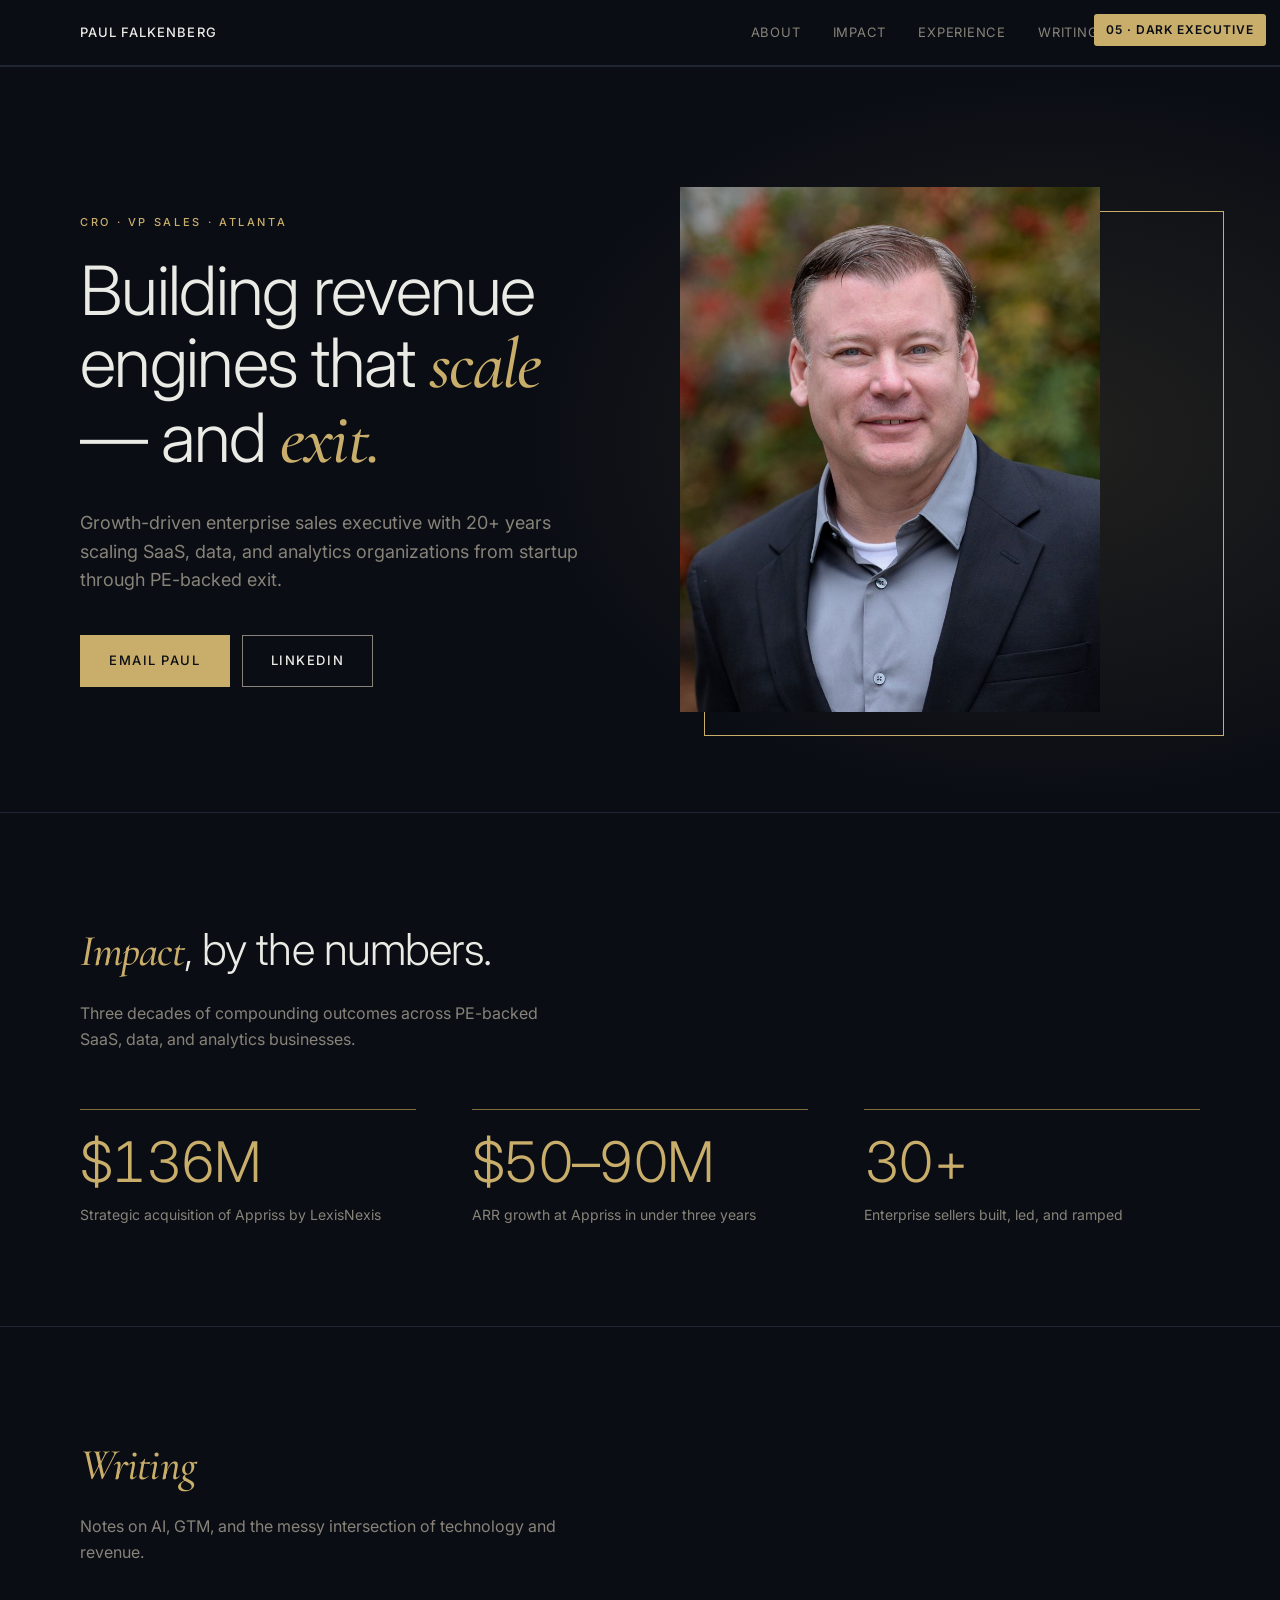
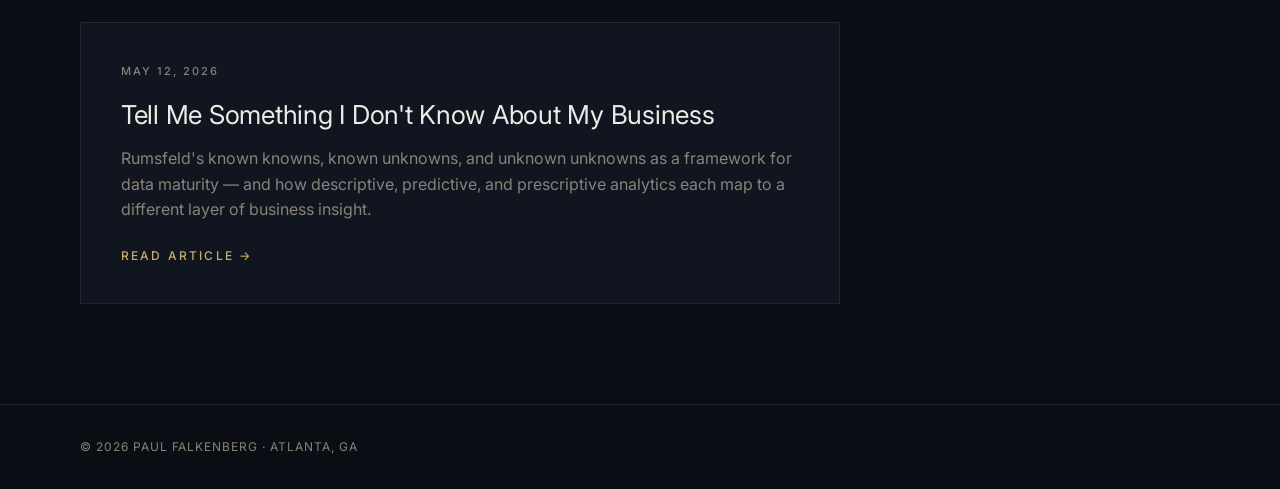
<file: mockups/05-dark-executive.html>
<!DOCTYPE html>
<html lang="en">
<head>
<meta charset="UTF-8" />
<meta name="viewport" content="width=device-width, initial-scale=1.0" />
<title>05 · Dark Executive — Paul Falkenberg</title>
<link rel="preconnect" href="https://fonts.googleapis.com" />
<link rel="preconnect" href="https://fonts.gstatic.com" crossorigin />
<link href="https://fonts.googleapis.com/css2?family=Inter:wght@300;400;500;600;700&family=Cormorant+Garamond:ital,wght@1,500&display=swap" rel="stylesheet" />
<style>
  :root { --bg: #0a0d14; --bg-soft: #11151f; --text: #ebebe6; --muted: #888379; --accent: #c9ad6a; --accent-dim: #806c3d; --line: #1f2532; }
  * { box-sizing: border-box; }
  body { margin: 0; background: var(--bg); color: var(--text); font-family: "Inter", sans-serif; line-height: 1.65; font-size: 16px; -webkit-font-smoothing: antialiased; font-weight: 400; }
  .style-tag { position: fixed; top: 14px; right: 14px; background: var(--accent); color: var(--bg); padding: 6px 12px; border-radius: 3px; font-size: 12px; font-weight: 600; letter-spacing: 0.08em; text-transform: uppercase; z-index: 99; }
  .nav { padding: 22px 0; border-bottom: 1px solid var(--line); }
  .nav-inner { max-width: 1200px; margin: 0 auto; padding: 0 40px; display: flex; justify-content: space-between; align-items: center; }
  .nav-logo { color: var(--text); font-weight: 500; letter-spacing: 0.08em; text-transform: uppercase; font-size: 13px; }
  .nav-links { display: flex; gap: 32px; }
  .nav-links a { color: var(--muted); text-decoration: none; font-size: 13px; letter-spacing: 0.06em; text-transform: uppercase; transition: color 0.2s; }
  .nav-links a:hover { color: var(--accent); }
  .hero { padding: 120px 0 100px; position: relative; overflow: hidden; }
  .hero::before { content: ""; position: absolute; top: 0; right: 0; width: 60%; height: 100%; background: radial-gradient(ellipse at 70% 50%, rgba(201,173,106,0.12), transparent 70%); pointer-events: none; }
  .hero-inner { max-width: 1200px; margin: 0 auto; padding: 0 40px; display: grid; grid-template-columns: 1fr 1fr; gap: 80px; align-items: center; position: relative; }
  .hero-eyebrow { color: var(--accent); text-transform: uppercase; letter-spacing: 0.24em; font-size: 11px; font-weight: 500; margin: 0 0 24px; }
  .hero h1 { font-weight: 300; font-size: 68px; line-height: 1.05; letter-spacing: -0.025em; margin: 0 0 32px; color: var(--text); }
  .hero h1 em { font-family: "Cormorant Garamond", serif; font-weight: 500; color: var(--accent); font-size: 1.05em; }
  .lede { font-size: 18px; color: var(--muted); max-width: 52ch; margin: 0 0 40px; font-weight: 400; line-height: 1.6; }
  .btn { display: inline-block; padding: 14px 28px; font-weight: 500; font-size: 13px; text-decoration: none; letter-spacing: 0.12em; text-transform: uppercase; margin-right: 12px; transition: all 0.2s; border: 1px solid; }
  .btn-primary { background: var(--accent); color: var(--bg); border-color: var(--accent); }
  .btn-primary:hover { background: transparent; color: var(--accent); }
  .btn-ghost { background: transparent; color: var(--text); border-color: var(--muted); }
  .btn-ghost:hover { border-color: var(--accent); color: var(--accent); }
  .portrait-wrap { position: relative; }
  .portrait-wrap::before { content: ""; position: absolute; top: 24px; left: 24px; right: -24px; bottom: -24px; border: 1px solid var(--accent); pointer-events: none; }
  .portrait { width: 100%; max-width: 420px; aspect-ratio: 4/5; object-fit: cover; object-position: top; display: block; filter: brightness(0.95) contrast(1.05); position: relative; }
  section { padding: 100px 0; border-top: 1px solid var(--line); }
  .container { max-width: 1200px; margin: 0 auto; padding: 0 40px; }
  h2 { font-weight: 300; font-size: 44px; letter-spacing: -0.02em; margin: 0 0 12px; color: var(--text); }
  h2 em { font-family: "Cormorant Garamond", serif; color: var(--accent); font-weight: 500; }
  .section-lede { color: var(--muted); margin: 0 0 56px; font-size: 16px; max-width: 50ch; }
  .metrics { display: grid; grid-template-columns: repeat(3, 1fr); gap: 56px; }
  .metric { position: relative; padding-top: 24px; border-top: 1px solid var(--accent-dim); }
  .metric-num { font-weight: 300; font-size: 56px; letter-spacing: -0.03em; line-height: 1; color: var(--accent); margin-bottom: 14px; font-feature-settings: "tnum"; }
  .metric-lbl { color: var(--muted); font-size: 14px; line-height: 1.55; }
  .writing-card { display: block; background: var(--bg-soft); border: 1px solid var(--line); padding: 40px 40px 36px; text-decoration: none; color: var(--text); max-width: 760px; transition: all 0.25s; }
  .writing-card:hover { border-color: var(--accent); transform: translateY(-2px); }
  .writing-date { color: var(--accent); letter-spacing: 0.18em; text-transform: uppercase; font-size: 11px; font-weight: 500; margin: 0 0 14px; }
  .writing-card h3 { font-weight: 400; font-size: 26px; letter-spacing: -0.01em; margin: 0 0 14px; line-height: 1.3; color: var(--text); }
  .writing-card p { color: var(--muted); margin: 0 0 18px; line-height: 1.6; }
  .writing-cta { color: var(--accent); font-size: 12px; letter-spacing: 0.18em; text-transform: uppercase; font-weight: 500; }
  footer { padding: 32px 0; border-top: 1px solid var(--line); color: var(--muted); font-size: 12px; letter-spacing: 0.08em; text-transform: uppercase; }
</style>
</head>
<body>
<div class="style-tag">05 · Dark Executive</div>
<header class="nav">
  <div class="nav-inner">
    <div class="nav-logo">Paul Falkenberg</div>
    <nav class="nav-links">
      <a href="#">About</a><a href="#">Impact</a><a href="#">Experience</a><a href="#">Writing</a><a href="#">Contact</a>
    </nav>
  </div>
</header>
<section class="hero">
  <div class="hero-inner">
    <div>
      <p class="hero-eyebrow">CRO · VP Sales · Atlanta</p>
      <h1>Building revenue engines that <em>scale</em> — and <em>exit.</em></h1>
      <p class="lede">Growth-driven enterprise sales executive with 20+ years scaling SaaS, data, and analytics organizations from startup through PE-backed exit.</p>
      <a class="btn btn-primary" href="#">Email Paul</a><a class="btn btn-ghost" href="#">LinkedIn</a>
    </div>
    <div class="portrait-wrap"><img class="portrait" src="../assets/headshot.jpg" alt="Paul Falkenberg" /></div>
  </div>
</section>
<section>
  <div class="container">
    <h2><em>Impact</em>, by the numbers.</h2>
    <p class="section-lede">Three decades of compounding outcomes across PE-backed SaaS, data, and analytics businesses.</p>
    <div class="metrics">
      <div class="metric"><div class="metric-num">$136M</div><div class="metric-lbl">Strategic acquisition of Appriss by LexisNexis</div></div>
      <div class="metric"><div class="metric-num">$50–90M</div><div class="metric-lbl">ARR growth at Appriss in under three years</div></div>
      <div class="metric"><div class="metric-num">30+</div><div class="metric-lbl">Enterprise sellers built, led, and ramped</div></div>
    </div>
  </div>
</section>
<section>
  <div class="container">
    <h2><em>Writing</em></h2>
    <p class="section-lede">Notes on AI, GTM, and the messy intersection of technology and revenue.</p>
    <a class="writing-card" href="#">
      <p class="writing-date">May 12, 2026</p>
      <h3>Tell Me Something I Don't Know About My Business</h3>
      <p>Rumsfeld's known knowns, known unknowns, and unknown unknowns as a framework for data maturity &mdash; and how descriptive, predictive, and prescriptive analytics each map to a different layer of business insight.</p>
      <span class="writing-cta">Read article →</span>
    </a>
  </div>
</section>
<footer><div class="container">© 2026 Paul Falkenberg · Atlanta, GA</div></footer>
</body>
</html>
</file>
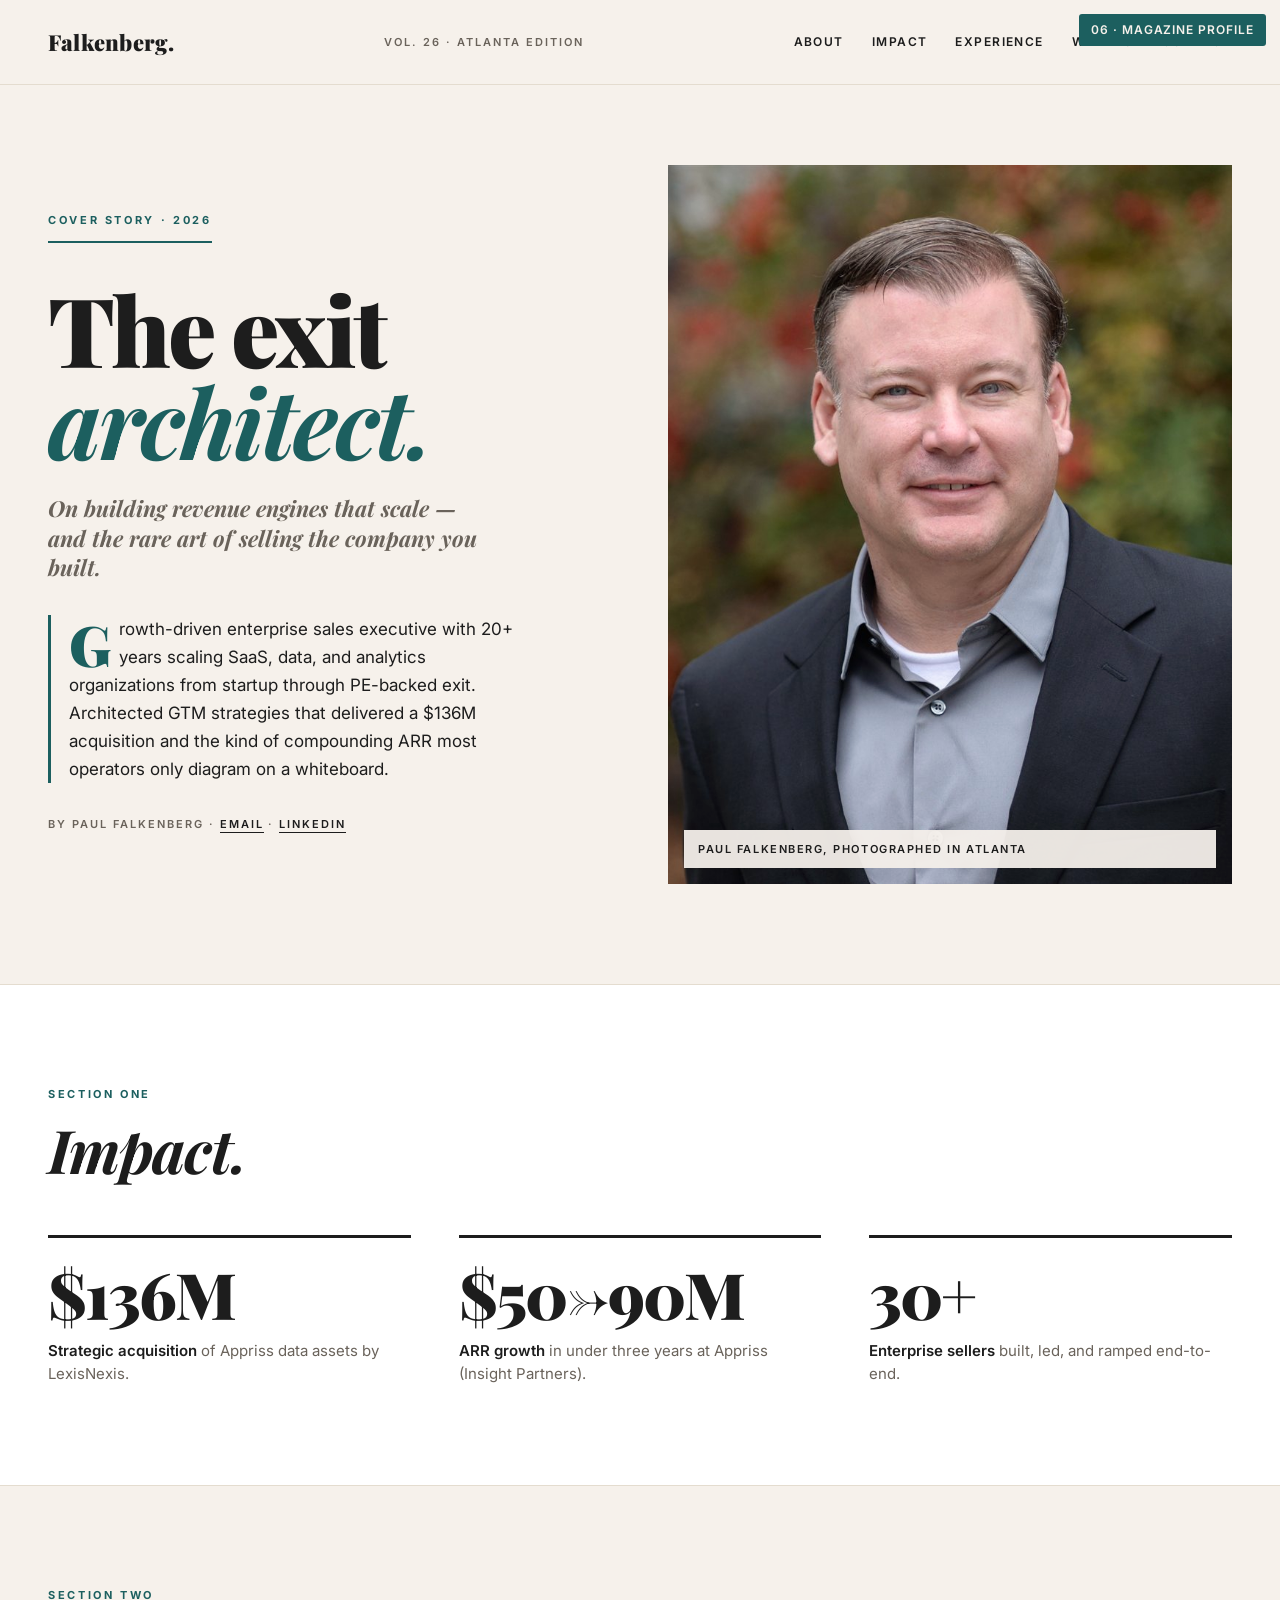
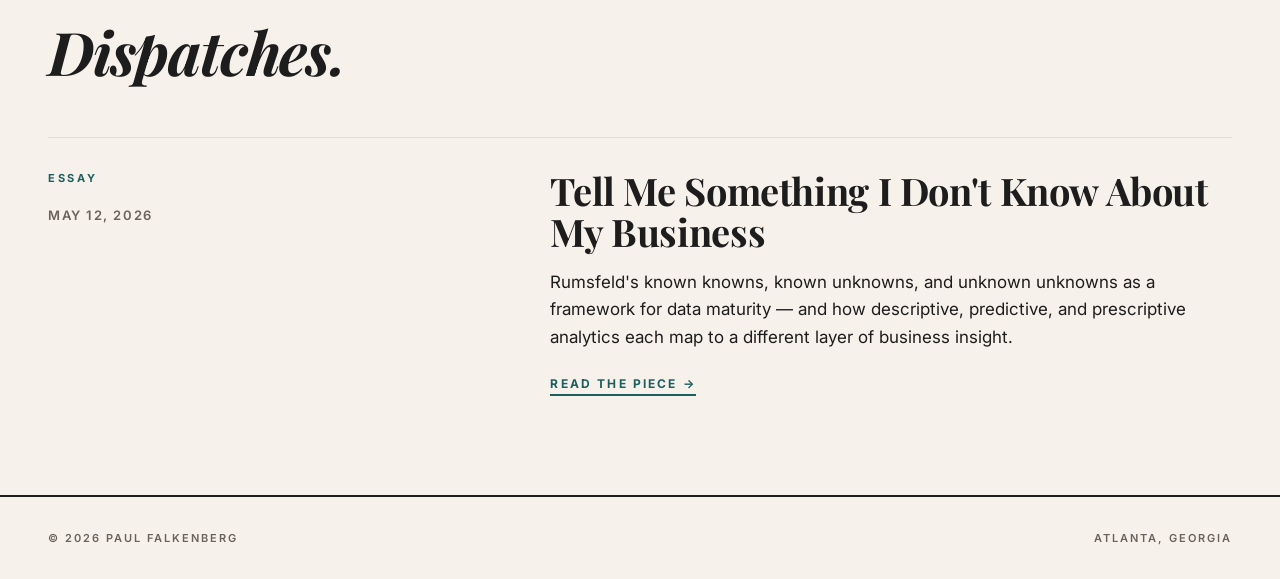
<file: mockups/06-magazine-profile.html>
<!DOCTYPE html>
<html lang="en">
<head>
<meta charset="UTF-8" />
<meta name="viewport" content="width=device-width, initial-scale=1.0" />
<title>06 · Magazine Profile — Paul Falkenberg</title>
<link rel="preconnect" href="https://fonts.googleapis.com" />
<link rel="preconnect" href="https://fonts.gstatic.com" crossorigin />
<link href="https://fonts.googleapis.com/css2?family=Playfair+Display:ital,wght@0,700;0,900;1,700;1,900&family=Inter:wght@400;500;600;700&display=swap" rel="stylesheet" />
<style>
  :root { --bone: #f6f1eb; --ink: #1d1d1d; --muted: #6a635b; --teal: #1c5f5f; --teal-dark: #134343; --taupe: #c9b9a5; --line: #e4dccf; }
  * { box-sizing: border-box; }
  body { margin: 0; background: var(--bone); color: var(--ink); font-family: "Inter", sans-serif; line-height: 1.65; font-size: 16px; -webkit-font-smoothing: antialiased; }
  .style-tag { position: fixed; top: 14px; right: 14px; background: var(--teal); color: var(--bone); padding: 6px 12px; border-radius: 3px; font-size: 12px; font-weight: 600; letter-spacing: 0.08em; text-transform: uppercase; z-index: 99; }
  .nav { padding: 24px 0; border-bottom: 1px solid var(--line); }
  .nav-inner { max-width: 1300px; margin: 0 auto; padding: 0 48px; display: flex; justify-content: space-between; align-items: center; }
  .nav-logo { font-family: "Playfair Display", serif; font-weight: 900; font-size: 22px; letter-spacing: 0.01em; }
  .nav-meta { font-size: 11px; text-transform: uppercase; letter-spacing: 0.18em; color: var(--muted); font-weight: 600; }
  .nav-links { display: flex; gap: 28px; }
  .nav-links a { color: var(--ink); text-decoration: none; font-size: 12px; text-transform: uppercase; letter-spacing: 0.12em; font-weight: 600; }
  .nav-links a:hover { color: var(--teal); }

  .hero { position: relative; padding: 80px 0 100px; }
  .hero-grid { max-width: 1300px; margin: 0 auto; padding: 0 48px; display: grid; grid-template-columns: 1.1fr 1fr; gap: 0; align-items: stretch; position: relative; }
  .hero-text { padding: 40px 60px 40px 0; position: relative; z-index: 2; }
  .issue-stamp { font-size: 11px; text-transform: uppercase; letter-spacing: 0.24em; color: var(--teal); font-weight: 700; margin: 0 0 40px; border-bottom: 2px solid var(--teal); padding-bottom: 12px; display: inline-block; }
  .hero h1 { font-family: "Playfair Display", serif; font-weight: 900; font-size: 96px; line-height: 0.95; letter-spacing: -0.03em; margin: 0 0 28px; color: var(--ink); }
  .hero h1 em { font-style: italic; font-weight: 700; color: var(--teal); }
  .hero .subtitle { font-family: "Playfair Display", serif; font-style: italic; font-weight: 700; font-size: 22px; color: var(--muted); margin: 0 0 32px; line-height: 1.35; max-width: 32ch; }
  .standfirst { font-size: 17px; color: var(--ink); line-height: 1.65; max-width: 44ch; margin: 0 0 32px; border-left: 3px solid var(--teal); padding-left: 18px; }
  .standfirst::first-letter { font-family: "Playfair Display", serif; font-size: 56px; font-weight: 900; float: left; line-height: 0.9; margin: 4px 8px 0 0; color: var(--teal); }
  .byline { font-size: 11px; text-transform: uppercase; letter-spacing: 0.18em; color: var(--muted); font-weight: 600; }
  .byline a { color: var(--ink); text-decoration: none; border-bottom: 1px solid var(--ink); padding-bottom: 1px; }
  .byline a:hover { color: var(--teal); border-color: var(--teal); }
  .hero-photo { position: relative; align-self: stretch; }
  .hero-photo img { width: 100%; height: 100%; min-height: 540px; object-fit: cover; object-position: top center; display: block; filter: sepia(0.12) saturate(1.05); }
  .photo-caption { position: absolute; bottom: 16px; left: 16px; right: 16px; background: rgba(246,241,235,0.94); padding: 10px 14px; font-size: 11px; text-transform: uppercase; letter-spacing: 0.14em; color: var(--ink); font-weight: 600; }

  section { padding: 100px 0; }
  .container { max-width: 1300px; margin: 0 auto; padding: 0 48px; }
  .section-tag { font-size: 11px; text-transform: uppercase; letter-spacing: 0.24em; color: var(--teal); font-weight: 700; margin: 0 0 16px; }
  h2 { font-family: "Playfair Display", serif; font-weight: 700; font-style: italic; font-size: 60px; line-height: 1; letter-spacing: -0.02em; margin: 0 0 56px; color: var(--ink); }
  .metrics { display: grid; grid-template-columns: repeat(3, 1fr); gap: 48px; }
  .metric { padding-top: 24px; border-top: 3px solid var(--ink); }
  .metric-num { font-family: "Playfair Display", serif; font-weight: 900; font-size: 64px; line-height: 1; letter-spacing: -0.03em; color: var(--ink); margin: 0 0 14px; }
  .metric-lbl { color: var(--muted); font-size: 15px; line-height: 1.5; }
  .metric-lbl strong { color: var(--ink); font-weight: 600; }

  .writing-feature { display: grid; grid-template-columns: 1fr 1.5fr; gap: 48px; padding-top: 32px; border-top: 1px solid var(--line); align-items: start; }
  .writing-feature .label { font-size: 11px; text-transform: uppercase; letter-spacing: 0.24em; color: var(--teal); font-weight: 700; }
  .writing-feature .date { font-size: 13px; color: var(--muted); margin-top: 6px; text-transform: uppercase; letter-spacing: 0.12em; font-weight: 600; }
  .writing-feature h3 { font-family: "Playfair Display", serif; font-weight: 700; font-size: 38px; line-height: 1.1; letter-spacing: -0.01em; margin: 0 0 16px; color: var(--ink); }
  .writing-feature h3 a { color: inherit; text-decoration: none; }
  .writing-feature h3 a:hover { color: var(--teal); }
  .writing-feature p { color: var(--ink); margin: 0 0 18px; font-size: 17px; line-height: 1.6; }
  .read-more { font-size: 12px; text-transform: uppercase; letter-spacing: 0.18em; color: var(--teal); font-weight: 700; text-decoration: none; border-bottom: 2px solid var(--teal); padding-bottom: 3px; }
  .read-more:hover { color: var(--teal-dark); }

  footer { padding: 32px 0; border-top: 2px solid var(--ink); font-size: 11px; text-transform: uppercase; letter-spacing: 0.18em; color: var(--muted); font-weight: 600; }
  .footer-inner { max-width: 1300px; margin: 0 auto; padding: 0 48px; display: flex; justify-content: space-between; }
</style>
</head>
<body>
<div class="style-tag">06 · Magazine Profile</div>
<header class="nav">
  <div class="nav-inner">
    <div class="nav-logo">Falkenberg.</div>
    <div class="nav-meta">Vol. 26 · Atlanta Edition</div>
    <nav class="nav-links">
      <a href="#">About</a><a href="#">Impact</a><a href="#">Experience</a><a href="#">Writing</a><a href="#">Contact</a>
    </nav>
  </div>
</header>

<section class="hero">
  <div class="hero-grid">
    <div class="hero-text">
      <p class="issue-stamp">Cover Story · 2026</p>
      <h1>The exit <em>architect.</em></h1>
      <p class="subtitle">On building revenue engines that scale &mdash; and the rare art of selling the company you built.</p>
      <p class="standfirst">Growth-driven enterprise sales executive with 20+ years scaling SaaS, data, and analytics organizations from startup through PE-backed exit. Architected GTM strategies that delivered a $136M acquisition and the kind of compounding ARR most operators only diagram on a whiteboard.</p>
      <p class="byline">By Paul Falkenberg · <a href="#">Email</a> · <a href="#">LinkedIn</a></p>
    </div>
    <div class="hero-photo">
      <img src="../assets/headshot.jpg" alt="Paul Falkenberg" />
      <div class="photo-caption">Paul Falkenberg, photographed in Atlanta</div>
    </div>
  </div>
</section>

<section style="background:#fff; border-top: 1px solid var(--line); border-bottom: 1px solid var(--line);">
  <div class="container">
    <p class="section-tag">Section One</p>
    <h2>Impact.</h2>
    <div class="metrics">
      <div class="metric"><div class="metric-num">$136M</div><div class="metric-lbl"><strong>Strategic acquisition</strong> of Appriss data assets by LexisNexis.</div></div>
      <div class="metric"><div class="metric-num">$50→90M</div><div class="metric-lbl"><strong>ARR growth</strong> in under three years at Appriss (Insight Partners).</div></div>
      <div class="metric"><div class="metric-num">30+</div><div class="metric-lbl"><strong>Enterprise sellers</strong> built, led, and ramped end-to-end.</div></div>
    </div>
  </div>
</section>

<section>
  <div class="container">
    <p class="section-tag">Section Two</p>
    <h2>Dispatches.</h2>
    <div class="writing-feature">
      <div>
        <p class="label">Essay</p>
        <p class="date">May 12, 2026</p>
      </div>
      <div>
        <h3><a href="#">Tell Me Something I Don't Know About My Business</a></h3>
        <p>Rumsfeld's known knowns, known unknowns, and unknown unknowns as a framework for data maturity &mdash; and how descriptive, predictive, and prescriptive analytics each map to a different layer of business insight.</p>
        <a class="read-more" href="#">Read the piece →</a>
      </div>
    </div>
  </div>
</section>

<footer><div class="footer-inner"><span>© 2026 Paul Falkenberg</span><span>Atlanta, Georgia</span></div></footer>
</body>
</html>
</file>
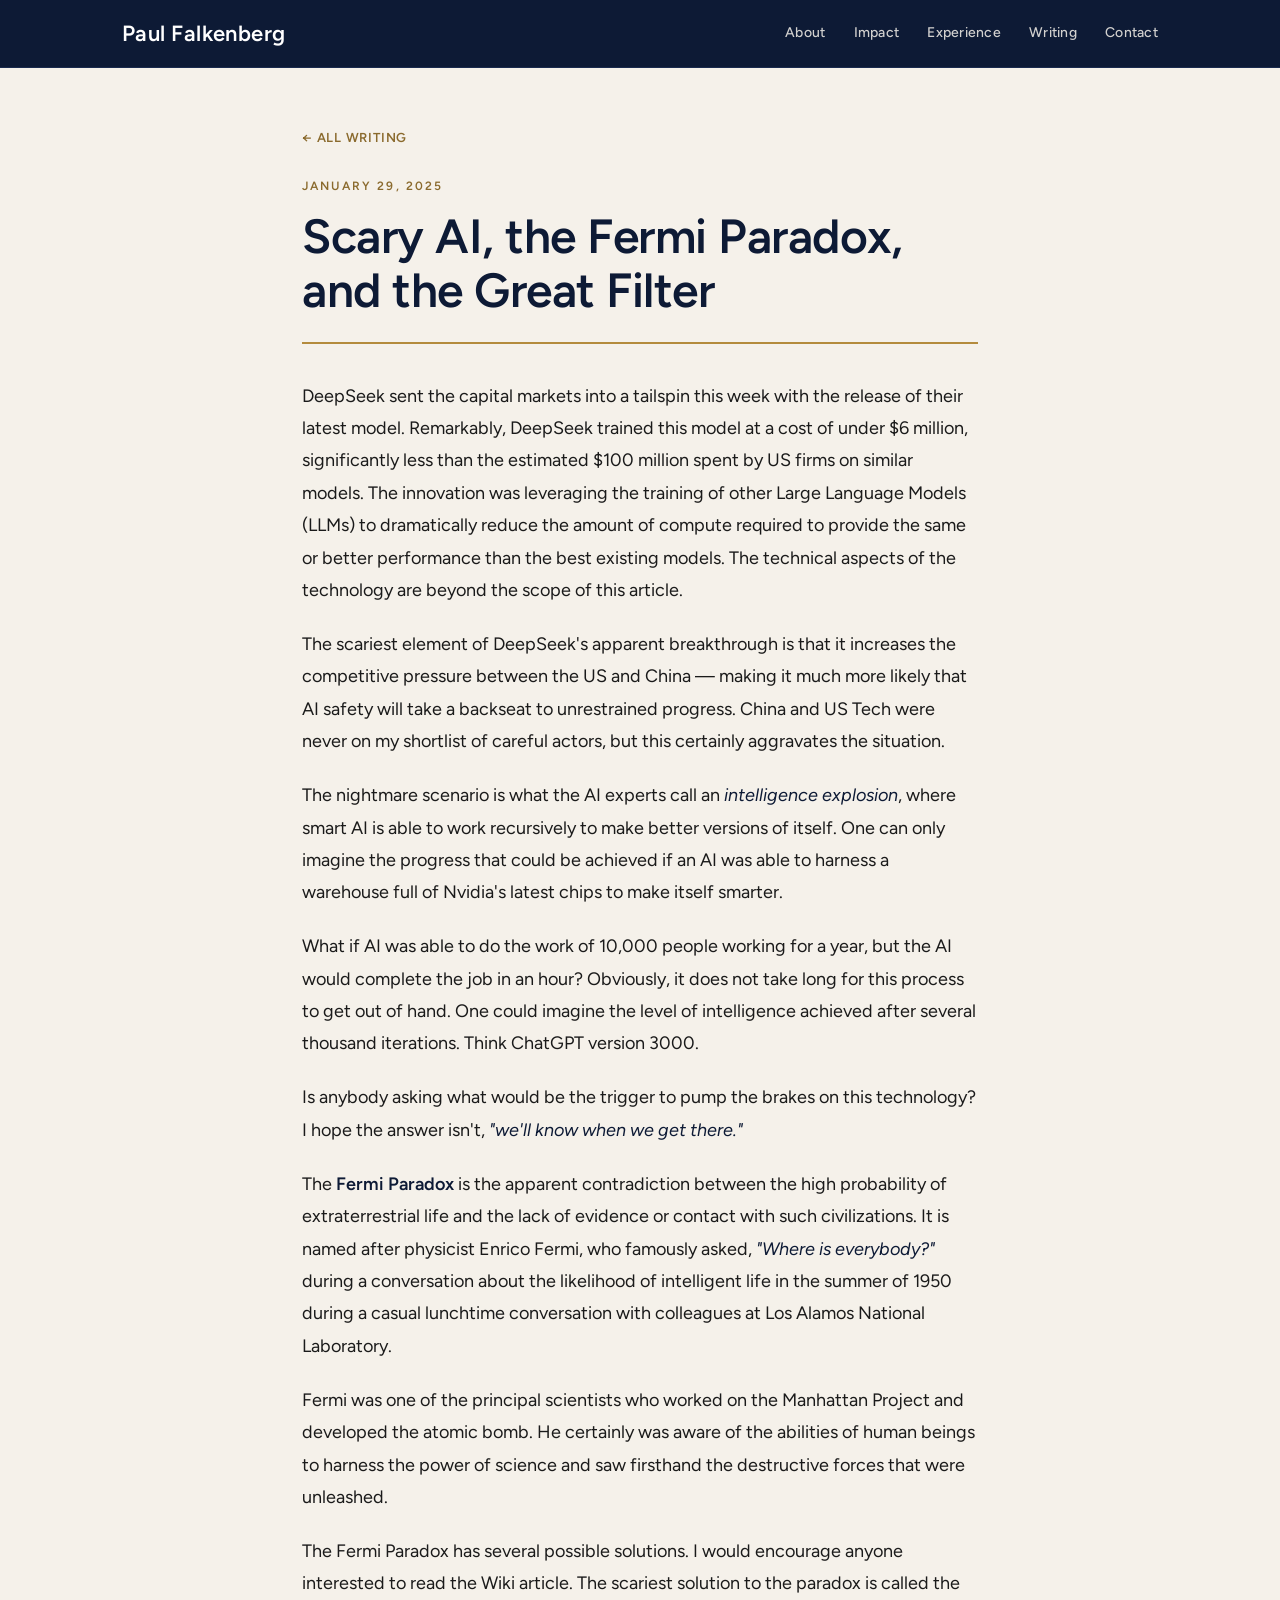
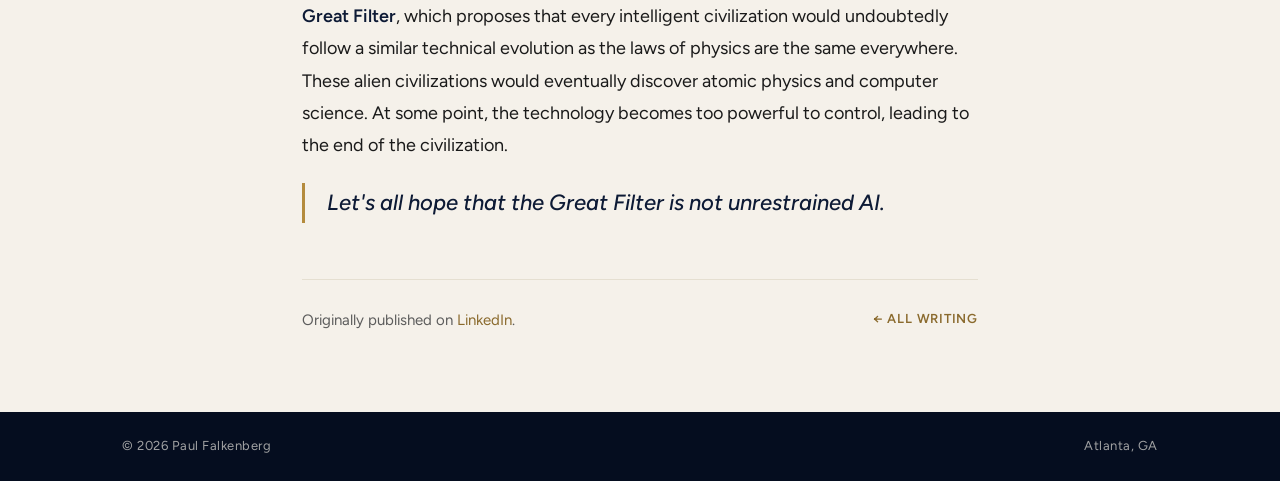
<file: writing/scary-ai-fermi-paradox.html>
<!DOCTYPE html>
<html lang="en">
<head>
  <meta charset="UTF-8" />
  <meta name="viewport" content="width=device-width, initial-scale=1.0" />
  <meta name="description" content="DeepSeek, the intelligence explosion, and the Great Filter — a meditation on whether unrestrained AI might be the silence behind the Fermi Paradox." />
  <title>Scary AI, the Fermi Paradox, and the Great Filter — Paul Falkenberg</title>
  <link rel="icon" type="image/jpeg" href="../assets/headshot.jpg" />
  <link rel="preconnect" href="https://fonts.googleapis.com" />
  <link rel="preconnect" href="https://fonts.gstatic.com" crossorigin />
  <link href="https://fonts.googleapis.com/css2?family=Figtree:wght@400;500;600;700;800&display=swap" rel="stylesheet" />
  <link rel="stylesheet" href="../styles.css" />
</head>
<body>

  <header class="nav">
    <div class="nav-inner">
      <a href="../index.html" class="nav-logo">Paul Falkenberg</a>
      <nav class="nav-links">
        <a href="../index.html#about">About</a>
        <a href="../index.html#impact">Impact</a>
        <a href="../index.html#experience">Experience</a>
        <a href="../index.html#writing">Writing</a>
        <a href="../index.html#contact">Contact</a>
      </nav>
    </div>
  </header>

  <main>
    <article class="article">
      <div class="container article-container">
        <a class="article-back" href="../index.html#writing">&larr; All writing</a>

        <header class="article-header">
          <p class="article-date">January 29, 2025</p>
          <h1 class="article-title">Scary AI, the Fermi Paradox, and the Great Filter</h1>
        </header>

        <div class="article-body">
          <p>
            DeepSeek sent the capital markets into a tailspin this week with the release of their
            latest model. Remarkably, DeepSeek trained this model at a cost of under $6 million,
            significantly less than the estimated $100 million spent by US firms on similar models.
            The innovation was leveraging the training of other Large Language Models (LLMs) to
            dramatically reduce the amount of compute required to provide the same or better
            performance than the best existing models. The technical aspects of the technology are
            beyond the scope of this article.
          </p>

          <p>
            The scariest element of DeepSeek's apparent breakthrough is that it increases the
            competitive pressure between the US and China &mdash; making it much more likely that AI
            safety will take a backseat to unrestrained progress. China and US Tech were never on my
            shortlist of careful actors, but this certainly aggravates the situation.
          </p>

          <p>
            The nightmare scenario is what the AI experts call an <em>intelligence explosion</em>,
            where smart AI is able to work recursively to make better versions of itself. One can
            only imagine the progress that could be achieved if an AI was able to harness a warehouse
            full of Nvidia's latest chips to make itself smarter.
          </p>

          <p>
            What if AI was able to do the work of 10,000 people working for a year, but the AI would
            complete the job in an hour? Obviously, it does not take long for this process to get out
            of hand. One could imagine the level of intelligence achieved after several thousand
            iterations. Think ChatGPT version 3000.
          </p>

          <p>
            Is anybody asking what would be the trigger to pump the brakes on this technology? I hope
            the answer isn't, <em>"we'll know when we get there."</em>
          </p>

          <p>
            The <strong>Fermi Paradox</strong> is the apparent contradiction between the high
            probability of extraterrestrial life and the lack of evidence or contact with such
            civilizations. It is named after physicist Enrico Fermi, who famously asked,
            <em>"Where is everybody?"</em> during a conversation about the likelihood of intelligent
            life in the summer of 1950 during a casual lunchtime conversation with colleagues at Los
            Alamos National Laboratory.
          </p>

          <p>
            Fermi was one of the principal scientists who worked on the Manhattan Project and
            developed the atomic bomb. He certainly was aware of the abilities of human beings to
            harness the power of science and saw firsthand the destructive forces that were
            unleashed.
          </p>

          <p>
            The Fermi Paradox has several possible solutions. I would encourage anyone interested to
            read the Wiki article. The scariest solution to the paradox is called the
            <strong>Great Filter</strong>, which proposes that every intelligent civilization would
            undoubtedly follow a similar technical evolution as the laws of physics are the same
            everywhere. These alien civilizations would eventually discover atomic physics and
            computer science. At some point, the technology becomes too powerful to control, leading
            to the end of the civilization.
          </p>

          <p class="article-kicker">
            Let's all hope that the Great Filter is not unrestrained AI.
          </p>
        </div>

        <footer class="article-footer">
          <p>
            Originally published on
            <a href="https://www.linkedin.com/pulse/scary-ai-fermi-paradox-great-filter-paul-falkenberg-shbze/" target="_blank" rel="noopener">LinkedIn</a>.
          </p>
          <a class="article-back" href="../index.html#writing">&larr; All writing</a>
        </footer>
      </div>
    </article>
  </main>

  <footer class="footer">
    <div class="container footer-inner">
      <p>&copy; <span id="year"></span> Paul Falkenberg</p>
      <p class="footer-meta">Atlanta, GA</p>
    </div>
  </footer>

  <script>
    document.getElementById('year').textContent = new Date().getFullYear();
  </script>
</body>
</html>
</file>
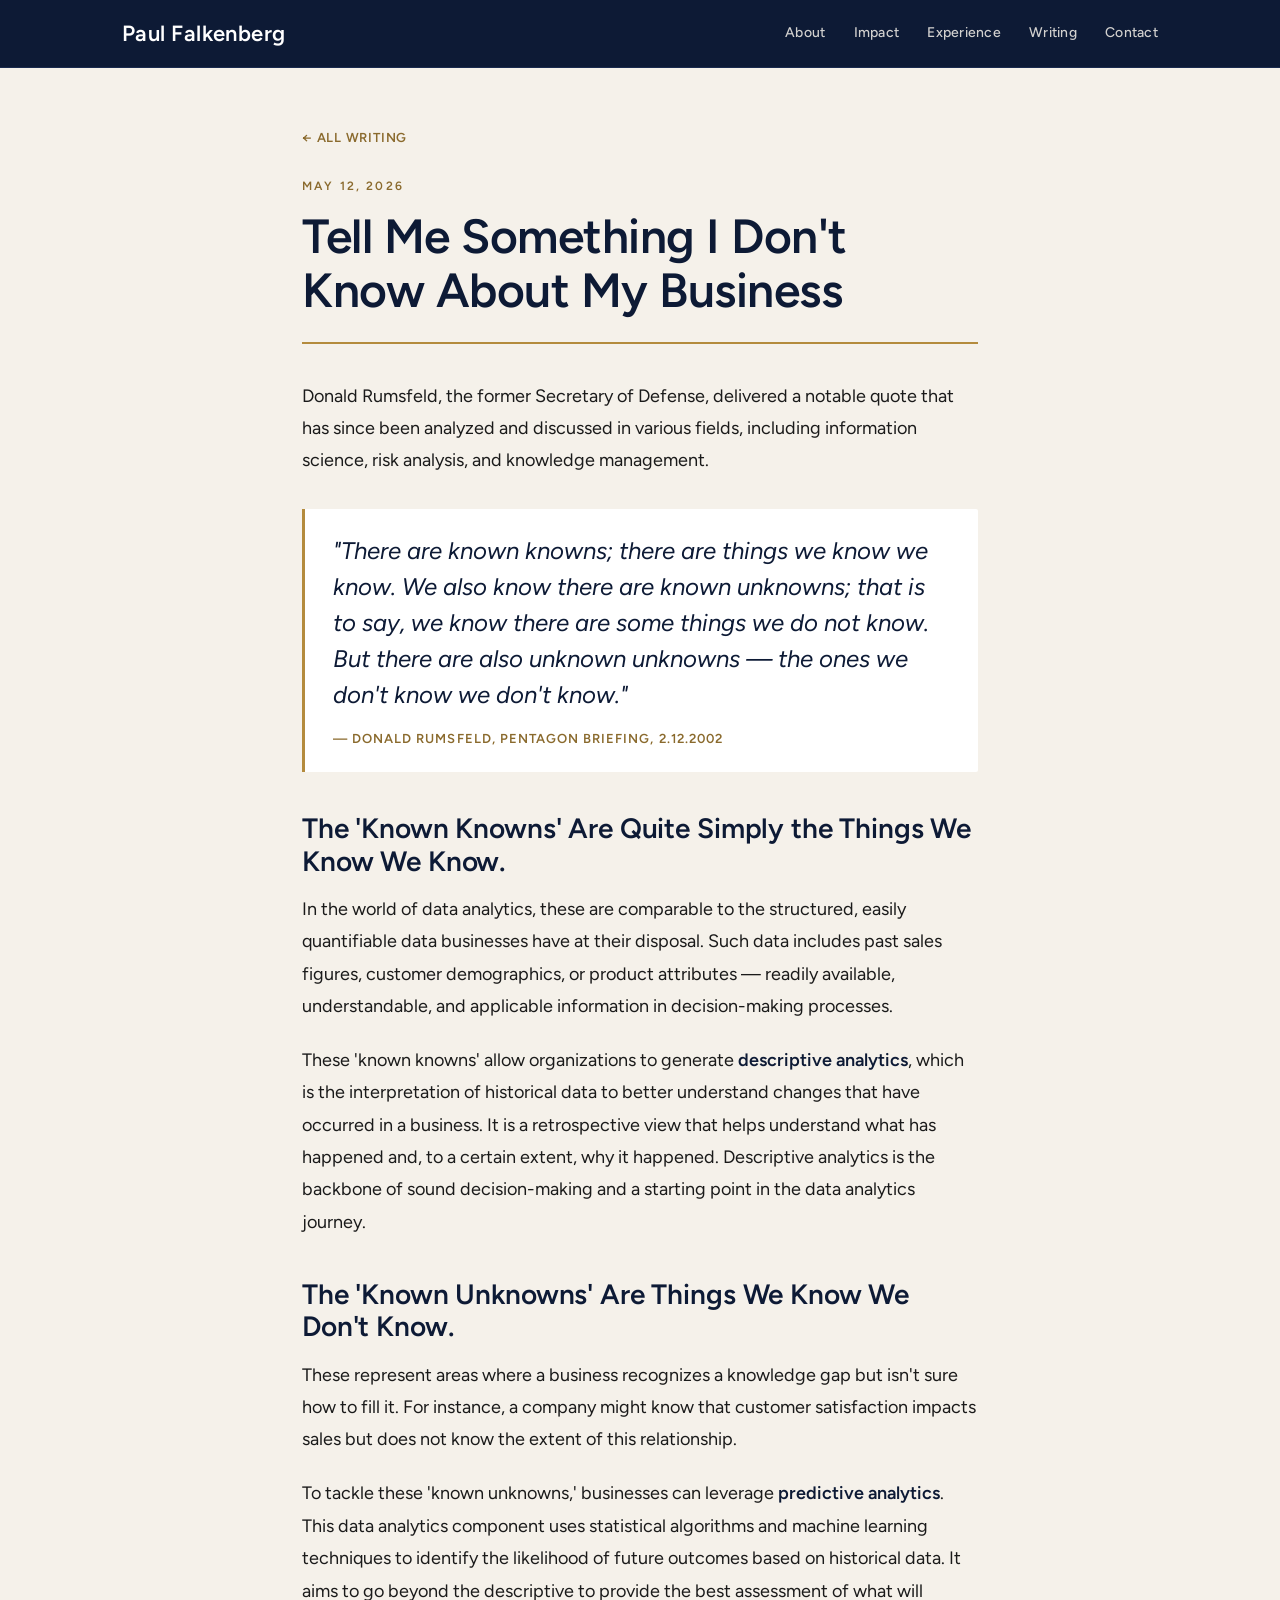
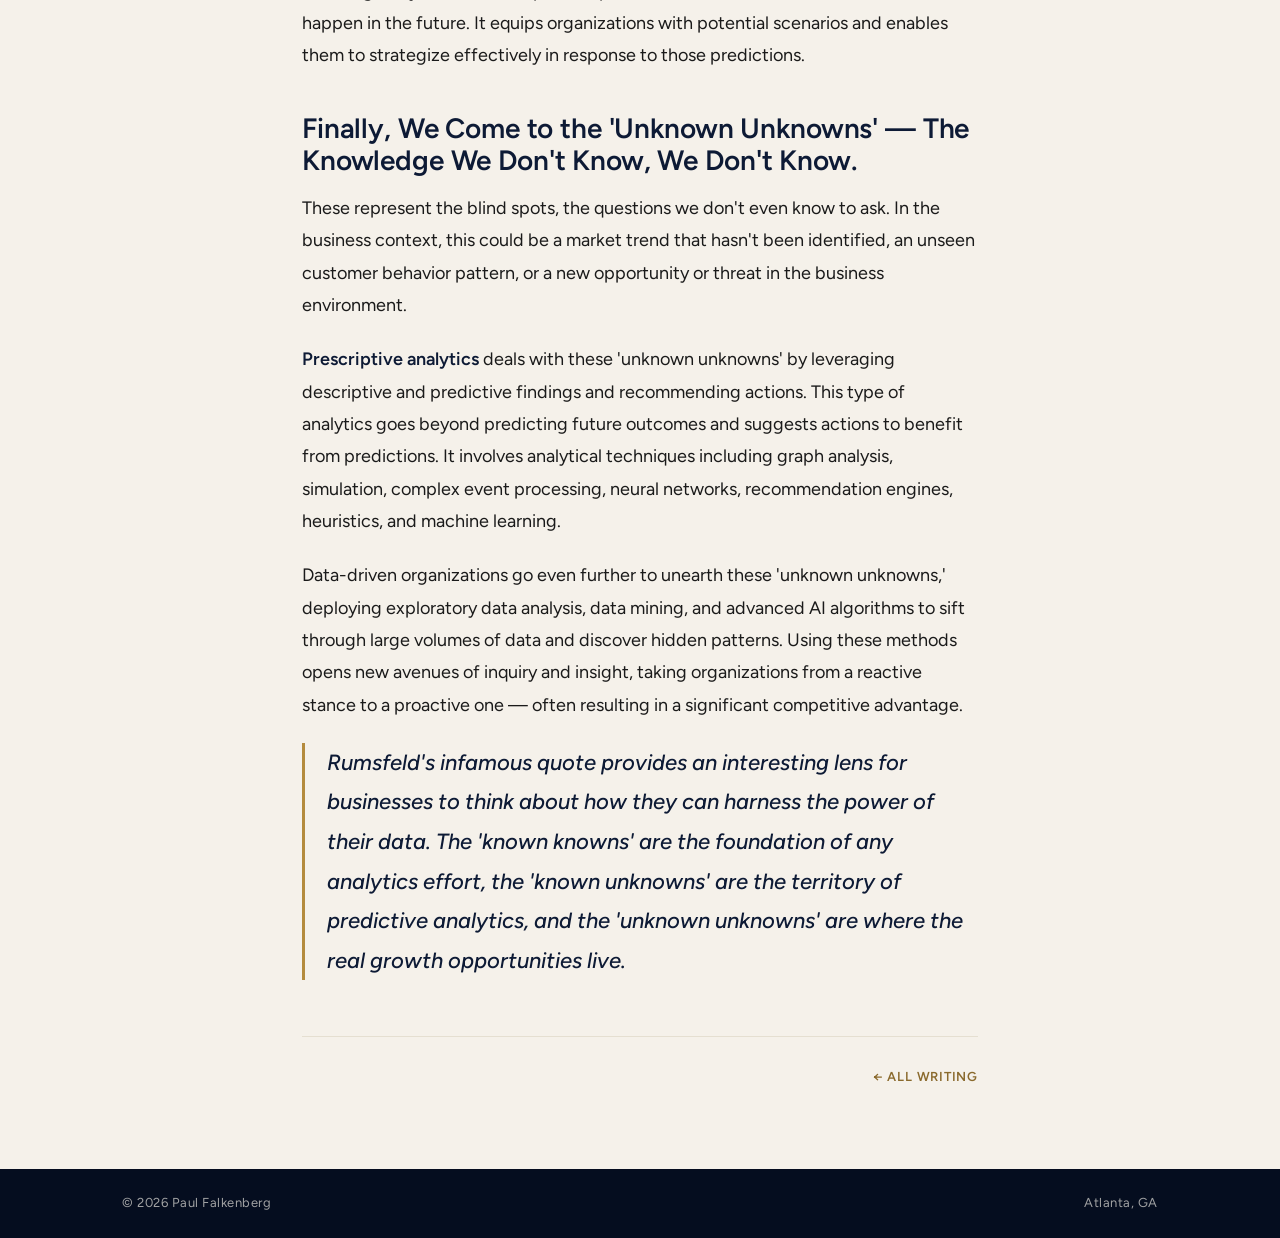
<file: writing/tell-me-something-i-dont-know.html>
<!DOCTYPE html>
<html lang="en">
<head>
  <meta charset="UTF-8" />
  <meta name="viewport" content="width=device-width, initial-scale=1.0" />
  <meta name="description" content="Rumsfeld's known knowns, known unknowns, and unknown unknowns — a lens for how businesses can move from descriptive to predictive to prescriptive analytics." />
  <title>Tell Me Something I Don't Know About My Business — Paul Falkenberg</title>
  <link rel="icon" type="image/jpeg" href="../assets/headshot.jpg" />
  <link rel="preconnect" href="https://fonts.googleapis.com" />
  <link rel="preconnect" href="https://fonts.gstatic.com" crossorigin />
  <link href="https://fonts.googleapis.com/css2?family=Figtree:wght@400;500;600;700;800&display=swap" rel="stylesheet" />
  <link rel="stylesheet" href="../styles.css" />
</head>
<body>

  <header class="nav">
    <div class="nav-inner">
      <a href="../index.html" class="nav-logo">Paul Falkenberg</a>
      <nav class="nav-links">
        <a href="../index.html#about">About</a>
        <a href="../index.html#impact">Impact</a>
        <a href="../index.html#experience">Experience</a>
        <a href="../index.html#writing">Writing</a>
        <a href="../index.html#contact">Contact</a>
      </nav>
    </div>
  </header>

  <main>
    <article class="article">
      <div class="container article-container">
        <a class="article-back" href="../index.html#writing">&larr; All writing</a>

        <header class="article-header">
          <p class="article-date">May 12, 2026</p>
          <h1 class="article-title">Tell Me Something I Don't Know About My Business</h1>
        </header>

        <div class="article-body">
          <p>
            Donald Rumsfeld, the former Secretary of Defense, delivered a notable quote that has
            since been analyzed and discussed in various fields, including information science, risk
            analysis, and knowledge management.
          </p>

          <blockquote class="pull-quote">
            "There are known knowns; there are things we know we know. We also know there are known
            unknowns; that is to say, we know there are some things we do not know. But there are
            also unknown unknowns &mdash; the ones we don't know we don't know."
            <cite>&mdash; Donald Rumsfeld, Pentagon Briefing, 2.12.2002</cite>
          </blockquote>

          <h2 class="article-h2">The 'Known Knowns' Are Quite Simply the Things We Know We Know.</h2>
          <p>
            In the world of data analytics, these are comparable to the structured, easily
            quantifiable data businesses have at their disposal. Such data includes past sales
            figures, customer demographics, or product attributes &mdash; readily available,
            understandable, and applicable information in decision-making processes.
          </p>
          <p>
            These 'known knowns' allow organizations to generate <strong>descriptive analytics</strong>,
            which is the interpretation of historical data to better understand changes that have
            occurred in a business. It is a retrospective view that helps understand what has
            happened and, to a certain extent, why it happened. Descriptive analytics is the
            backbone of sound decision-making and a starting point in the data analytics journey.
          </p>

          <h2 class="article-h2">The 'Known Unknowns' Are Things We Know We Don't Know.</h2>
          <p>
            These represent areas where a business recognizes a knowledge gap but isn't sure how to
            fill it. For instance, a company might know that customer satisfaction impacts sales but
            does not know the extent of this relationship.
          </p>
          <p>
            To tackle these 'known unknowns,' businesses can leverage <strong>predictive
            analytics</strong>. This data analytics component uses statistical algorithms and
            machine learning techniques to identify the likelihood of future outcomes based on
            historical data. It aims to go beyond the descriptive to provide the best assessment of
            what will happen in the future. It equips organizations with potential scenarios and
            enables them to strategize effectively in response to those predictions.
          </p>

          <h2 class="article-h2">Finally, We Come to the 'Unknown Unknowns' &mdash; The Knowledge We Don't Know, We Don't Know.</h2>
          <p>
            These represent the blind spots, the questions we don't even know to ask. In the
            business context, this could be a market trend that hasn't been identified, an unseen
            customer behavior pattern, or a new opportunity or threat in the business environment.
          </p>
          <p>
            <strong>Prescriptive analytics</strong> deals with these 'unknown unknowns' by leveraging
            descriptive and predictive findings and recommending actions. This type of analytics
            goes beyond predicting future outcomes and suggests actions to benefit from predictions.
            It involves analytical techniques including graph analysis, simulation, complex event
            processing, neural networks, recommendation engines, heuristics, and machine learning.
          </p>
          <p>
            Data-driven organizations go even further to unearth these 'unknown unknowns,' deploying
            exploratory data analysis, data mining, and advanced AI algorithms to sift through large
            volumes of data and discover hidden patterns. Using these methods opens new avenues of
            inquiry and insight, taking organizations from a reactive stance to a proactive one
            &mdash; often resulting in a significant competitive advantage.
          </p>

          <p class="article-kicker">
            Rumsfeld's infamous quote provides an interesting lens for businesses to think about
            how they can harness the power of their data. The 'known knowns' are the foundation of
            any analytics effort, the 'known unknowns' are the territory of predictive analytics,
            and the 'unknown unknowns' are where the real growth opportunities live.
          </p>
        </div>

        <footer class="article-footer">
          <p>&nbsp;</p>
          <a class="article-back" href="../index.html#writing">&larr; All writing</a>
        </footer>
      </div>
    </article>
  </main>

  <footer class="footer">
    <div class="container footer-inner">
      <p>&copy; <span id="year"></span> Paul Falkenberg</p>
      <p class="footer-meta">Atlanta, GA</p>
    </div>
  </footer>

  <script>
    document.getElementById('year').textContent = new Date().getFullYear();
  </script>
</body>
</html>
</file>
<file: styles.css>
:root {
  --navy: #0d1a35;
  --navy-soft: #1a2b4f;
  --cream: #f5f1ea;
  --cream-soft: #faf6ee;
  --gold: #b48b3d;
  --gold-dark: #8a6a2d;
  --ink: #1a1a1a;
  --muted: #5c5c5c;
  --line: #e5dfd1;
  --max: 1100px;
  --radius: 2px;
  --shadow: 0 1px 0 rgba(0, 0, 0, 0.04);
}

* { box-sizing: border-box; }

html { scroll-behavior: smooth; }

body {
  margin: 0;
  font-family: "Figtree", "Inter", "Segoe UI", system-ui, -apple-system, sans-serif;
  color: var(--ink);
  background: var(--cream);
  line-height: 1.6;
  font-size: 16px;
  -webkit-font-smoothing: antialiased;
}

a { color: var(--gold-dark); text-decoration: none; }
a:hover { color: var(--gold); }

h1, h2, h3 {
  font-family: "Figtree", "Inter", "Segoe UI", system-ui, -apple-system, sans-serif;
  color: var(--navy);
  font-weight: 600;
  line-height: 1.15;
  letter-spacing: -0.01em;
  margin: 0 0 0.4em;
}

.container { max-width: var(--max); margin: 0 auto; padding: 0 32px; }

/* ---------- Nav ---------- */
.nav {
  position: sticky; top: 0; z-index: 50;
  background: var(--navy);
  border-bottom: 1px solid var(--navy-soft);
}
.nav-inner {
  max-width: var(--max); margin: 0 auto; padding: 16px 32px;
  display: flex; align-items: center; justify-content: space-between; gap: 24px;
}
.nav-logo {
  font-family: "Figtree", "Inter", "Segoe UI", system-ui, -apple-system, sans-serif;
  color: #fff;
  font-weight: 600;
  font-size: 22px;
  letter-spacing: 0.02em;
}
.nav-logo:hover { color: var(--gold); }
.nav-links { display: flex; gap: 28px; flex-wrap: wrap; }
.nav-links a {
  color: var(--cream); opacity: 0.85;
  font-size: 14px; font-weight: 500; letter-spacing: 0.02em;
  transition: color 0.15s, opacity 0.15s;
}
.nav-links a:hover { color: var(--gold); opacity: 1; }

/* ---------- Hero ---------- */
.hero {
  padding: 96px 0 80px;
  border-bottom: 1px solid var(--line);
  background: var(--cream);
}
.hero-inner {
  max-width: var(--max); margin: 0 auto; padding: 0 32px;
  display: grid; grid-template-columns: 1.6fr 1fr; gap: 64px;
  align-items: center;
}
.hero-eyebrow {
  color: var(--gold-dark);
  text-transform: uppercase;
  letter-spacing: 0.18em;
  font-size: 12px;
  font-weight: 600;
  margin: 0 0 20px;
}
.hero h1 {
  font-family: "Figtree", "Inter", "Segoe UI", system-ui, -apple-system, sans-serif;
  font-weight: 600;
  font-size: clamp(2.4rem, 4.4vw, 3.6rem);
  line-height: 1.08;
  margin: 0 0 24px;
  color: var(--navy);
}
.hero h1 em { color: var(--gold-dark); font-style: italic; }
.hero-lede {
  font-size: 18px;
  color: var(--muted);
  max-width: 56ch;
  margin: 0 0 36px;
  line-height: 1.6;
}
.hero-cta { display: flex; gap: 12px; flex-wrap: wrap; }
.btn {
  display: inline-block;
  padding: 13px 26px;
  font-weight: 600;
  font-size: 14px;
  letter-spacing: 0.04em;
  border-radius: var(--radius);
  border: 1px solid transparent;
  transition: all 0.18s ease;
}
.btn-primary { background: var(--navy); color: var(--cream); border-color: var(--navy); }
.btn-primary:hover { background: var(--gold-dark); border-color: var(--gold-dark); color: var(--cream); }
.btn-ghost { background: transparent; color: var(--navy); border-color: var(--navy); }
.btn-ghost:hover { background: var(--navy); color: var(--cream); }

.hero-photo {
  position: relative;
  padding: 18px;
  background: var(--cream-soft);
  border: 1px solid var(--gold);
  border-radius: 4px;
  box-shadow: 12px 12px 0 var(--navy);
  max-width: 340px;
  margin: 0 auto;
}
.hero-photo img {
  width: 100%;
  aspect-ratio: 1 / 1;
  object-fit: cover;
  object-position: top center;
  border-radius: 2px;
  display: block;
}

/* ---------- Sections ---------- */
.section { padding: 80px 0; }
.section-alt {
  background: #fff;
  border-top: 1px solid var(--line);
  border-bottom: 1px solid var(--line);
}
.section-title {
  font-family: "Figtree", "Inter", "Segoe UI", system-ui, -apple-system, sans-serif;
  font-size: clamp(2rem, 3.2vw, 2.6rem);
  font-weight: 600;
  margin: 0 0 8px;
  color: var(--navy);
}
.section-title::after {
  content: "";
  display: block;
  width: 60px;
  height: 2px;
  background: var(--gold);
  margin: 14px 0 28px;
}
.prose {
  font-size: 17px;
  color: var(--ink);
  max-width: 72ch;
  margin: 0 0 1em;
  line-height: 1.7;
}
.prose strong { color: var(--navy); }

/* ---------- Metrics ---------- */
.metrics {
  display: grid;
  grid-template-columns: repeat(auto-fit, minmax(260px, 1fr));
  gap: 22px;
}
.metric {
  background: #fff;
  border: 1px solid var(--line);
  border-top: 3px solid var(--gold);
  padding: 30px 28px;
  box-shadow: var(--shadow);
  transition: transform 0.18s ease, box-shadow 0.18s ease;
}
.metric:hover {
  transform: translateY(-2px);
  box-shadow: 0 8px 24px rgba(13, 26, 53, 0.08);
}
.metric-number {
  font-family: "Figtree", "Inter", "Segoe UI", system-ui, -apple-system, sans-serif;
  font-size: 38px;
  font-weight: 700;
  color: var(--navy);
  letter-spacing: -0.01em;
  line-height: 1;
  margin-bottom: 12px;
}
.metric-label {
  color: var(--muted);
  font-size: 15px;
  line-height: 1.55;
}

/* ---------- Experience ---------- */
.role {
  border-top: 1px solid var(--line);
  padding: 28px 0;
}
.role:first-of-type { border-top: none; padding-top: 8px; }
.role-head {
  display: flex; justify-content: space-between; align-items: baseline;
  gap: 16px; flex-wrap: wrap; margin-bottom: 8px;
}
.role-title {
  font-family: "Figtree", "Inter", "Segoe UI", system-ui, -apple-system, sans-serif;
  font-size: 26px;
  font-weight: 600;
  margin: 0;
  color: var(--navy);
}
.role-company {
  margin: 4px 0 0;
  color: var(--ink);
  font-weight: 500;
}
.role-meta { color: var(--muted); font-weight: 400; }
.role-dates {
  color: var(--gold-dark);
  font-size: 13px;
  font-weight: 600;
  letter-spacing: 0.06em;
  text-transform: uppercase;
  margin: 0;
  white-space: nowrap;
}
.role-points {
  margin: 14px 0 0;
  padding-left: 20px;
  color: var(--ink);
}
.role-points li { margin-bottom: 8px; }
.role-points strong { color: var(--navy); }
.role-prior {
  margin-top: 36px;
  color: var(--muted);
  font-size: 15px;
}
.role-prior strong { color: var(--navy); }

/* ---------- Tags ---------- */
.tag-group { margin-bottom: 32px; }
.tag-group:last-child { margin-bottom: 0; }
.tag-heading {
  font-family: "Figtree", "Inter", "Segoe UI", system-ui, -apple-system, sans-serif;
  font-size: 12px;
  text-transform: uppercase;
  letter-spacing: 0.18em;
  color: var(--gold-dark);
  margin: 0 0 14px;
  font-weight: 600;
}
.tags {
  list-style: none; padding: 0; margin: 0;
  display: flex; flex-wrap: wrap; gap: 8px;
}
.tags li {
  background: var(--cream);
  border: 1px solid var(--line);
  padding: 7px 14px;
  border-radius: 2px;
  font-size: 14px;
  color: var(--ink);
  font-weight: 500;
}

/* ---------- Client Experience ---------- */
.client-intro {
  font-size: 17px;
  color: var(--ink);
  max-width: 72ch;
  margin: 0 0 36px;
  line-height: 1.7;
}
.client-group { margin-bottom: 40px; }
.client-group:last-child { margin-bottom: 0; }
.client-group-heading {
  font-family: "Figtree", "Inter", "Segoe UI", system-ui, -apple-system, sans-serif;
  font-size: 12px;
  text-transform: uppercase;
  letter-spacing: 0.18em;
  color: var(--gold-dark);
  font-weight: 700;
  margin: 0 0 18px;
  padding-bottom: 10px;
  border-bottom: 1px solid var(--line);
}
.client-list { list-style: none; padding: 0; margin: 0; }
.client-item {
  display: grid;
  grid-template-columns: 64px 1fr auto;
  gap: 4px 18px;
  padding: 16px 0;
  border-bottom: 1px solid var(--line);
  align-items: start;
}
.client-item:last-child { border-bottom: none; }
.client-logo-wrap {
  grid-row: 1 / span 2;
  width: 64px;
  height: 48px;
  display: flex;
  align-items: center;
  justify-content: flex-start;
  flex-shrink: 0;
}
.client-logo {
  max-width: 64px;
  max-height: 48px;
  width: auto;
  height: auto;
  object-fit: contain;
  filter: grayscale(1) contrast(1.05);
  opacity: 0.72;
  transition: filter 0.25s ease, opacity 0.25s ease;
}
.client-item:hover .client-logo {
  filter: grayscale(0) contrast(1);
  opacity: 1;
}
.client-name {
  grid-column: 2;
  font-weight: 600;
  color: var(--navy);
  font-size: 16px;
  align-self: center;
}
.client-meta {
  grid-column: 3;
  color: var(--gold-dark);
  font-size: 12px;
  font-weight: 600;
  letter-spacing: 0.06em;
  text-transform: uppercase;
  white-space: nowrap;
  align-self: center;
}
.client-desc {
  grid-column: 2 / -1;
  color: var(--muted);
  font-size: 15px;
  line-height: 1.55;
  margin-top: 4px;
}

/* ---------- Partner grid (with logos) ---------- */
.partner-grid {
  display: grid;
  grid-template-columns: repeat(auto-fit, minmax(140px, 1fr));
  gap: 14px;
  list-style: none;
  padding: 0;
  margin: 0;
}
.partner-grid li {
  background: #fff;
  border: 1px solid var(--line);
  border-radius: 2px;
  padding: 18px 14px;
  display: flex;
  flex-direction: column;
  align-items: center;
  gap: 10px;
  transition: border-color 0.18s ease, transform 0.18s ease;
}
.partner-grid li:hover {
  border-color: var(--gold);
  transform: translateY(-2px);
}
.partner-grid img {
  max-height: 36px;
  max-width: 100%;
  width: auto;
  filter: grayscale(1) contrast(1.05);
  opacity: 0.72;
  transition: filter 0.25s ease, opacity 0.25s ease;
}
.partner-grid li:hover img {
  filter: grayscale(0) contrast(1);
  opacity: 1;
}
.partner-grid span {
  font-size: 13px;
  color: var(--ink);
  font-weight: 500;
  letter-spacing: 0.02em;
}

@media (max-width: 600px) {
  .client-item { grid-template-columns: 48px 1fr; }
  .client-logo-wrap { width: 48px; height: 40px; }
  .client-logo { max-width: 48px; max-height: 40px; }
  .client-meta { grid-column: 2; grid-row: 2; align-self: start; }
  .client-name { grid-column: 2; }
  .client-desc { grid-column: 2 / -1; grid-row: 3; }
}

/* ---------- Education ---------- */
.education { list-style: none; padding: 0; margin: 0; }
.education li {
  padding: 12px 0;
  border-bottom: 1px solid var(--line);
  color: var(--ink);
}
.education li:last-child { border-bottom: none; }
.education strong { color: var(--navy); }

/* ---------- Writing list ---------- */
.writing-list {
  display: grid;
  grid-template-columns: repeat(auto-fit, minmax(320px, 1fr));
  gap: 20px;
  margin-top: 12px;
}
.writing-card {
  display: block;
  background: #fff;
  border: 1px solid var(--line);
  border-left: 3px solid var(--gold);
  border-radius: var(--radius);
  padding: 30px 32px 26px;
  color: var(--ink);
  box-shadow: var(--shadow);
  transition: transform 0.18s ease, box-shadow 0.18s ease;
}
.writing-card:hover {
  transform: translateY(-2px);
  box-shadow: 0 8px 24px rgba(13, 26, 53, 0.08);
  color: var(--ink);
}
.writing-date {
  color: var(--gold-dark);
  text-transform: uppercase;
  letter-spacing: 0.18em;
  font-size: 12px;
  font-weight: 600;
  margin: 0 0 10px;
}
.writing-title {
  font-family: "Figtree", "Inter", "Segoe UI", system-ui, -apple-system, sans-serif;
  font-size: 26px;
  font-weight: 600;
  margin: 0 0 12px;
  color: var(--navy);
  line-height: 1.25;
}
.writing-excerpt {
  color: var(--muted);
  font-size: 16px;
  margin: 0 0 16px;
  line-height: 1.6;
}
.writing-cta {
  color: var(--gold-dark);
  font-weight: 600;
  font-size: 13px;
  letter-spacing: 0.06em;
  text-transform: uppercase;
}
.writing-card:hover .writing-cta { color: var(--gold); }

/* ---------- Article page ---------- */
.article {
  padding: 56px 0 80px;
  background: var(--cream);
}
.article-container { max-width: 740px; }
.article-back {
  display: inline-block;
  color: var(--gold-dark);
  font-weight: 600;
  font-size: 13px;
  letter-spacing: 0.06em;
  text-transform: uppercase;
  margin-bottom: 28px;
}
.article-back:hover { color: var(--gold); }
.article-header {
  border-bottom: 2px solid var(--gold);
  padding-bottom: 24px;
  margin-bottom: 36px;
}
.article-date {
  text-transform: uppercase;
  letter-spacing: 0.18em;
  font-size: 12px;
  color: var(--gold-dark);
  font-weight: 600;
  margin: 0 0 14px;
}
.article-title {
  font-family: "Figtree", "Inter", "Segoe UI", system-ui, -apple-system, sans-serif;
  font-size: clamp(2rem, 4vw, 3rem);
  font-weight: 600;
  letter-spacing: -0.01em;
  line-height: 1.12;
  color: var(--navy);
  margin: 0;
}
.article-body {
  font-size: 18px;
  color: var(--ink);
  line-height: 1.8;
}
.article-body p { margin: 0 0 1.2em; }
.article-body strong { color: var(--navy); font-weight: 600; }
.article-body em { color: var(--navy); }
.article-h2 {
  font-family: "Figtree", "Inter", "Segoe UI", system-ui, -apple-system, sans-serif;
  font-size: 28px;
  font-weight: 600;
  color: var(--navy);
  margin: 40px 0 16px;
  letter-spacing: -0.005em;
}
.article-kicker {
  font-family: "Figtree", "Inter", "Segoe UI", system-ui, -apple-system, sans-serif;
  font-size: 22px;
  font-style: italic;
  color: var(--navy);
  font-weight: 500;
  border-left: 3px solid var(--gold);
  padding-left: 22px;
  margin-top: 40px;
}
.pull-quote {
  font-family: "Figtree", "Inter", "Segoe UI", system-ui, -apple-system, sans-serif;
  font-size: 24px;
  font-style: italic;
  line-height: 1.5;
  color: var(--navy);
  border-left: 3px solid var(--gold);
  background: #fff;
  padding: 24px 28px;
  margin: 32px 0;
  border-radius: 0 var(--radius) var(--radius) 0;
}
.pull-quote cite {
  display: block;
  margin-top: 16px;
  font-size: 13px;
  font-style: normal;
  color: var(--gold-dark);
  font-family: "Figtree", "Inter", "Segoe UI", system-ui, -apple-system, sans-serif;
  letter-spacing: 0.08em;
  text-transform: uppercase;
  font-weight: 600;
}
.article-footer {
  margin-top: 56px;
  padding-top: 28px;
  border-top: 1px solid var(--line);
  display: flex;
  justify-content: space-between;
  align-items: center;
  flex-wrap: wrap;
  gap: 12px;
}
.article-footer p { margin: 0; color: var(--muted); font-size: 15px; }
.article-footer .article-back { margin-bottom: 0; }

/* ---------- Contact (dark) ---------- */
.section-dark {
  background: var(--navy);
  color: var(--cream);
}
.section-title-light { color: #fff; }
.section-title-light::after { background: var(--gold); }
.contact-inner { text-align: left; }
.contact-lede {
  color: var(--cream);
  opacity: 0.85;
  font-size: 17px;
  max-width: 60ch;
  margin: 0 0 36px;
}
.contact-grid {
  display: grid;
  grid-template-columns: repeat(auto-fit, minmax(240px, 1fr));
  gap: 14px;
}
.contact-card {
  display: block;
  background: rgba(245, 241, 234, 0.06);
  border: 1px solid rgba(245, 241, 234, 0.15);
  border-left: 3px solid var(--gold);
  border-radius: var(--radius);
  padding: 22px 24px;
  color: var(--cream);
  transition: background 0.18s ease, border-color 0.18s ease;
}
.contact-card:hover {
  background: rgba(245, 241, 234, 0.1);
  border-color: var(--gold);
  color: #fff;
}
.contact-label {
  display: block;
  text-transform: uppercase;
  letter-spacing: 0.18em;
  font-size: 11px;
  color: var(--gold);
  font-weight: 600;
  margin-bottom: 8px;
}
.contact-value {
  display: block;
  font-weight: 600;
  font-size: 16px;
  color: var(--cream);
}

/* ---------- Footer ---------- */
.footer {
  background: #050d1f;
  color: rgba(245, 241, 234, 0.65);
  padding: 24px 0;
  font-size: 13px;
  letter-spacing: 0.04em;
}
.footer-inner {
  display: flex; justify-content: space-between; align-items: center;
  flex-wrap: wrap; gap: 8px;
}
.footer p { margin: 0; }

/* ---------- Mobile ---------- */
@media (max-width: 760px) {
  .hero { padding: 64px 0 48px; }
  .hero-inner {
    grid-template-columns: 1fr;
    gap: 32px;
    text-align: left;
  }
  .hero-photo { order: -1; max-width: 260px; box-shadow: 8px 8px 0 var(--navy); }
  .nav-links { display: none; }
  .section { padding: 60px 0; }
  .role-head { flex-direction: column; gap: 4px; }
  .role-title { font-size: 22px; }
}
</file>
